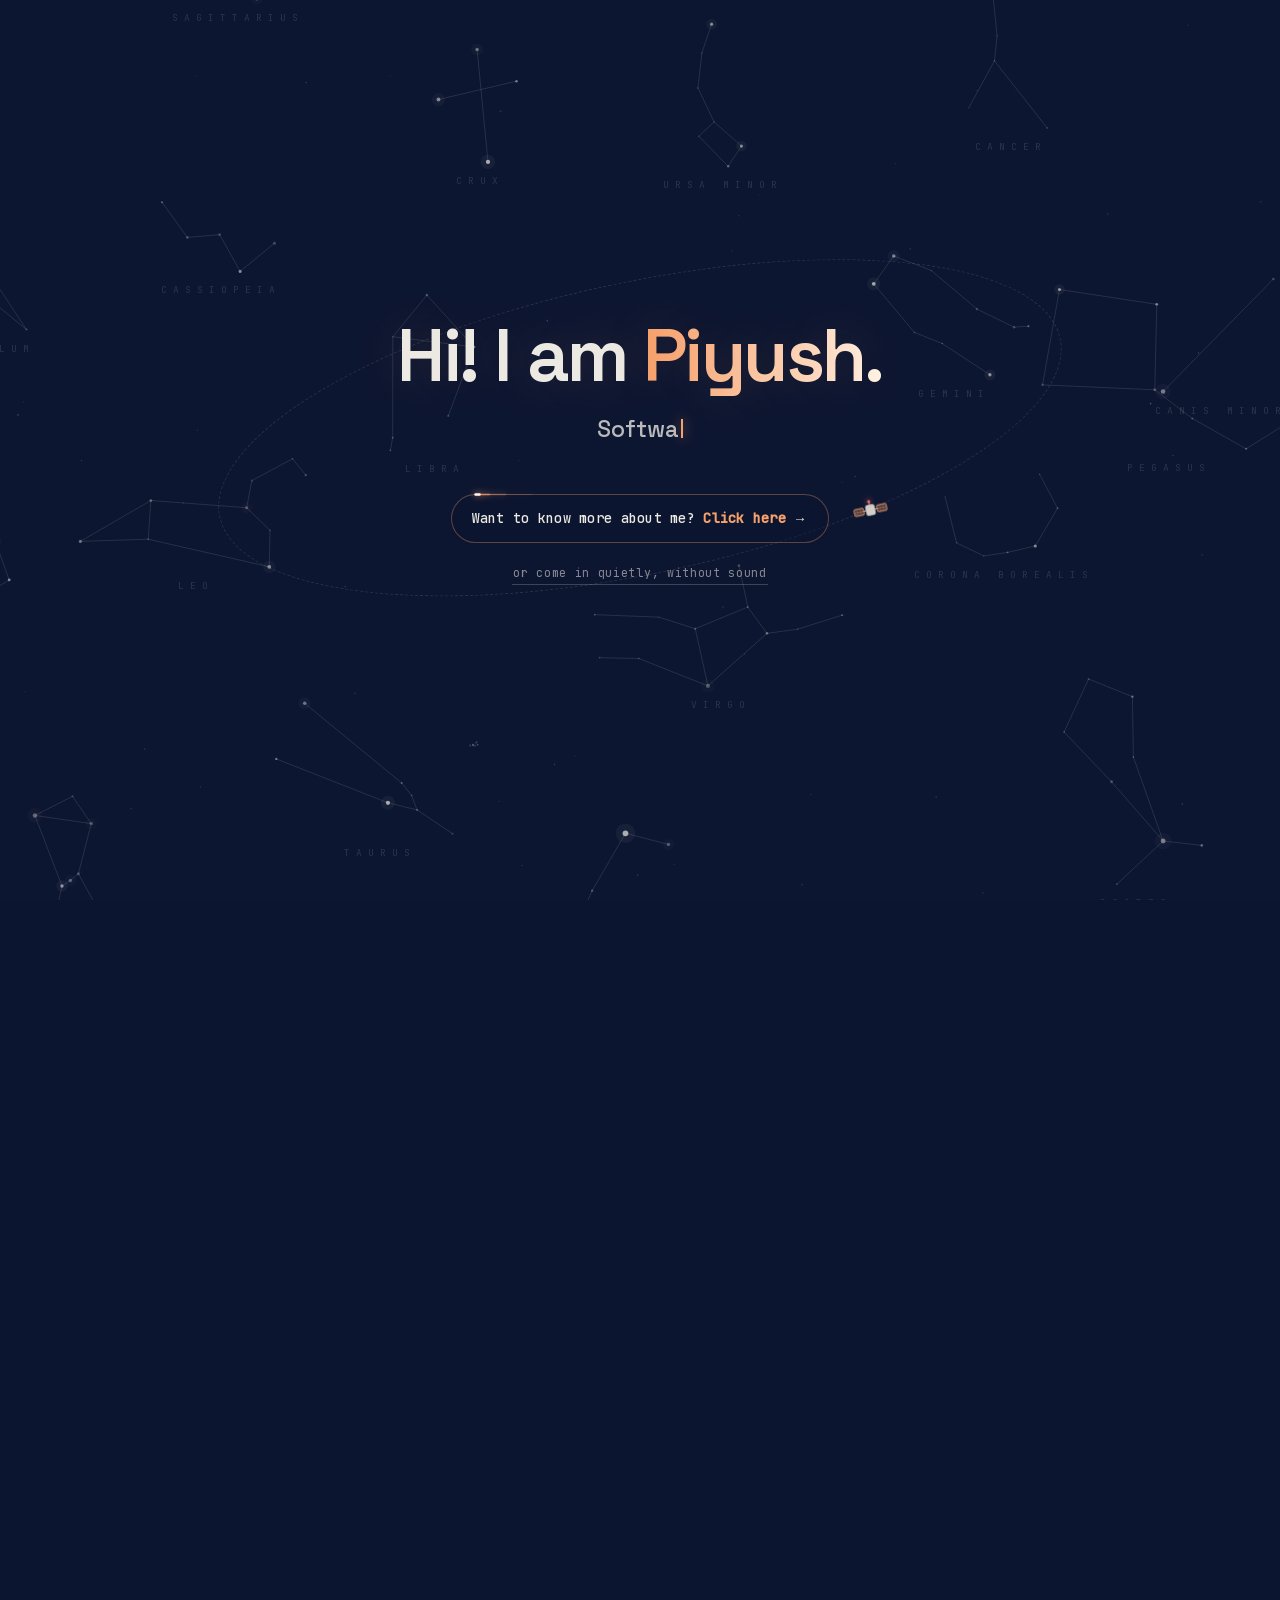
<file: index.html>
<!doctype html>
<html lang="en">
<head>
  <meta charset="utf-8">
  <!-- the security policy and the other protective headers come from the host: see _headers -->
  <meta name="viewport" content="width=device-width, initial-scale=1">
  <title>Piyush Kasle</title>
  <meta name="description" content="Piyush Kasle, software engineer for backend and full stack work with a lean toward ML infrastructure: model serving, deployment and monitoring. MS Software Engineering, Florida Tech. Available to start immediately.">
  <meta name="color-scheme" content="dark">
  <meta name="theme-color" content="#0c1530">
  <link rel="icon" href="assets/icons/favicon.svg" type="image/svg+xml">
  <link rel="icon" href="assets/icons/favicon-32.png" type="image/png" sizes="32x32">
  <link rel="apple-touch-icon" href="assets/icons/apple-touch-icon.png">
  <link rel="preload" href="assets/fonts/space-grotesk-latin.woff2" as="font" type="font/woff2" crossorigin>
  <link rel="stylesheet" href="assets/css/site.css">
  <link rel="preload" href="data/sky.json" as="fetch" crossorigin>
  <script src="assets/js/intro-gate.js"></script>
  <script type="module" src="assets/js/main.js"></script>
</head>
<body>

<svg class="sprite" aria-hidden="true" focusable="false">
  <symbol id="star" viewBox="0 0 24 24">
    <path fill="currentColor" d="M12 0C12.9 7.6 16.4 11.1 24 12C16.4 12.9 12.9 16.4 12 24C11.1 16.4 7.6 12.9 0 12C7.6 11.1 11.1 7.6 12 0Z"/>
  </symbol>
  <symbol id="heart" viewBox="0 0 24 24"><path fill="currentColor" d="M12 21.2C11.6 21 3.6 16.3 2 10.9 1 7.4 3.2 3.8 6.8 3.8c2.1 0 3.8 1.1 5.2 3 1.4-1.9 3.1-3 5.2-3 3.6 0 5.8 3.6 4.8 7.1C20.4 16.3 12.4 21 12 21.2Z"/></symbol>
  <!-- official brand marks (GitHub mark, LinkedIn "in" bug), single colour as their guidelines allow -->
  <symbol id="icon-github" viewBox="0 0 24 24">
    <path fill="currentColor" d="M12 .297c-6.63 0-12 5.373-12 12 0 5.303 3.438 9.8 8.205 11.385.6.113.82-.258.82-.577 0-.285-.01-1.04-.015-2.04-3.338.724-4.042-1.61-4.042-1.61C4.422 18.07 3.633 17.7 3.633 17.7c-1.087-.744.084-.729.084-.729 1.205.084 1.838 1.236 1.838 1.236 1.07 1.835 2.809 1.305 3.495.998.108-.776.417-1.305.76-1.605-2.665-.3-5.466-1.332-5.466-5.93 0-1.31.465-2.38 1.235-3.22-.135-.303-.54-1.523.105-3.176 0 0 1.005-.322 3.3 1.23.96-.267 1.98-.399 3-.405 1.02.006 2.04.138 3 .405 2.28-1.552 3.285-1.23 3.285-1.23.645 1.653.24 2.873.12 3.176.765.84 1.23 1.91 1.23 3.22 0 4.61-2.805 5.625-5.475 5.92.42.36.81 1.096.81 2.22 0 1.606-.015 2.896-.015 3.286 0 .315.21.69.825.57C20.565 22.092 24 17.592 24 12.297c0-6.627-5.373-12-12-12"/>
  </symbol>
  <symbol id="icon-linkedin" viewBox="0 0 24 24">
    <path fill="currentColor" d="M20.447 20.452h-3.554v-5.569c0-1.328-.027-3.037-1.852-3.037-1.853 0-2.136 1.445-2.136 2.939v5.667H9.351V9h3.414v1.561h.046c.477-.9 1.637-1.85 3.37-1.85 3.601 0 4.267 2.37 4.267 5.455v6.286zM5.337 7.433c-1.144 0-2.063-.926-2.063-2.065 0-1.138.92-2.063 2.063-2.063 1.14 0 2.064.925 2.064 2.063 0 1.139-.925 2.065-2.064 2.065zm1.782 13.019H3.555V9h3.564v11.452zM22.225 0H1.771C.792 0 0 .774 0 1.729v20.542C0 23.227.792 24 1.771 24h20.451C23.2 24 24 23.227 24 22.271V1.729C24 .774 23.2 0 22.222 0h.003z"/>
  </symbol>
  <!-- our own contact icons (resume, email): line work with small four-point stars as the nodes -->
  <symbol id="icon-resume" viewBox="0 0 24 24"><!-- a PDF page with a folded corner -->
    <g fill="none" stroke="currentColor" stroke-width="1.6" stroke-linecap="round" stroke-linejoin="round">
      <path d="M5.5 2.5h9l4.5 4.5v14.5h-13.5z"/><path d="M14.5 2.5V7h4.5"/>
    </g>
    <text x="12.25" y="17.4" text-anchor="middle" font-family="ui-monospace,Menlo,monospace" font-size="5.4" font-weight="700" letter-spacing="0.2" fill="currentColor">PDF</text>
    <path fill="currentColor" d="M9.2 5.2Q9.2 7.4 11.4 7.4Q9.2 7.4 9.2 9.6Q9.2 7.4 7 7.4Q9.2 7.4 9.2 5.2Z"/>
  </symbol>
  <symbol id="icon-email" viewBox="0 0 24 24"><!-- an envelope sealed with a star -->
    <g fill="none" stroke="currentColor" stroke-width="1.6" stroke-linecap="round" stroke-linejoin="round">
      <rect x="2.8" y="5.2" width="18.4" height="13.6" rx="2.2"/><path d="M3.4 6.2l6.4 5.2M20.6 6.2l-6.4 5.2"/>
    </g>
    <path fill="currentColor" d="M12 9Q12 12.6 15.6 12.6Q12 12.6 12 16.2Q12 12.6 8.4 12.6Q12 12.6 12 9Z"/>
  </symbol>
</svg>

<canvas class="sky" data-sky aria-hidden="true"></canvas>
<div class="grain" aria-hidden="true"></div>

<!-- the Enter screen (assets/js/enter-gate.js): the visitor's click starts the warp, with sound if they like.
     Shown only while <html> has data-pk-gate, which assets/js/intro-gate.js sets before the first paint. -->
<div class="gate" data-gate role="dialog" aria-modal="true" aria-labelledby="gate-hello">
  <div class="gate__inner">
    <!-- a satellite circling the greeting on a tilted orbit; enter-gate.js moves it, passing behind the text on the far side -->
    <div class="gate__ring" aria-hidden="true"></div>
    <svg class="gate__sat" viewBox="0 0 40 24" aria-hidden="true">
      <path class="gate__sat-arm" d="M12 12H15M25 12H28M20 6V2"/>
      <rect class="gate__sat-panel" x="1" y="8" width="11" height="8" rx="1"/>
      <rect class="gate__sat-panel" x="28" y="8" width="11" height="8" rx="1"/>
      <path class="gate__sat-grid" d="M4.7 8V16M8.3 8V16M31.7 8V16M35.3 8V16M1 12H12M28 12H39"/>
      <rect class="gate__sat-body" x="15" y="6" width="10" height="12" rx="2"/>
      <circle class="gate__sat-light" cx="20" cy="2" r="1.8"/>
    </svg>
    <h2 class="gate__hello" id="gate-hello">
      <span class="sr-only">Hi! I am Piyush.</span><span class="gate__typed" aria-hidden="true" data-type-plain="Hi! I am " data-type-accent="Piyush."></span><span class="gate__caret" aria-hidden="true"></span>
    </h2>
    <p class="gate__lines">
      <span class="sr-only">Software Development Engineer. I build backends, keep ML models running, and write down the tradeoff.</span>
      <span class="gate__line" aria-hidden="true" data-lines="Software Development Engineer.|I build backends.|I keep ML models running.|I write down the tradeoff."></span><span class="gate__caret gate__caret--line" aria-hidden="true"></span>
    </p>
    <div class="gate__actions">
      <button class="btn-comet gate__enter" type="button" data-enter="sound" data-comet>
        <span>Want to know more about me? <strong>Click here</strong></span>
        <span class="btn-comet__arrow" aria-hidden="true">→</span>
      </button>
      <button class="gate__quiet" type="button" data-enter="quiet">or come in quietly, without sound</button>
    </div>
  </div>
</div>

<!-- quick links; keep in step with #contact. The resume opens in the browser's PDF viewer in a new tab. -->
<nav class="dock" aria-label="Quick links">
  <a class="pill-link pill-link--primary" href="assets/resume/resume.pdf" target="_blank" rel="noopener"><svg aria-hidden="true"><use href="#icon-resume"/></svg><span class="dock__label">Resume ↗</span></a>
  <a class="pill-link" href="mailto:kaslepiyush07@gmail.com" data-email><svg aria-hidden="true"><use href="#icon-email"/></svg><span class="dock__label">Email</span></a>
  <a class="pill-link" href="https://github.com/HumbleFool02" target="_blank" rel="noopener"><svg class="brand-mark" aria-hidden="true"><use href="#icon-github"/></svg><span class="dock__label">GitHub</span></a>
  <a class="pill-link" href="https://www.linkedin.com/in/piyush-kasle-504067292/" target="_blank" rel="noopener"><svg class="brand-mark" aria-hidden="true"><use href="#icon-linkedin"/></svg><span class="dock__label">LinkedIn</span></a>
</nav>

<div class="sky-hint" data-sky-hint aria-hidden="true">
  <span class="tw"><svg width="9" height="9"><use href="#star"/></svg></span>Hold anywhere to bend the sky
</div>

<header class="site-header">
  <div class="site-header__inner">
    <a class="brand" href="#hero" aria-label="Piyush Kasle, back to top">PK<span class="tw"><svg width="10" height="10" aria-hidden="true"><use href="#star"/></svg></span></a>
    <nav class="site-nav" aria-label="Sections">
      <a href="#about"><svg width="8" height="8" aria-hidden="true"><use href="#star"/></svg>About</a>
      <a href="#stack"><svg width="8" height="8" aria-hidden="true"><use href="#star"/></svg>Stack</a>
      <a href="#projects"><svg width="8" height="8" aria-hidden="true"><use href="#star"/></svg>Projects</a>
      <a href="#experience"><svg width="8" height="8" aria-hidden="true"><use href="#star"/></svg>Experience</a>
      <a href="#contact"><svg width="8" height="8" aria-hidden="true"><use href="#star"/></svg>Contact</a>
    </nav>
  </div>
</header>

<main class="page">

  <section id="hero" class="hero" aria-label="Introduction">
    <a class="avail" href="#contact">
      <span class="avail__star"><span class="avail__ring"></span><svg width="12" height="12" aria-hidden="true"><use href="#star"/></svg></span>
      <span class="avail__status">Open to work</span>
      <span class="avail__more">
        <span class="avail__sep"></span>
        <span>Backend · Full stack · ML infrastructure</span>
        <span class="avail__sep"></span>
        <span>Available to start immediately</span>
      </span>
    </a>
    <div class="hero__coords">
      <span class="tw"><svg width="11" height="11" aria-hidden="true"><use href="#star"/></svg></span>
      <span>47.6062° N, 122.3321° W · Seattle, Washington</span>
      <span class="hero__dot" aria-hidden="true">·</span>
      <span class="hero__lst" data-lst title="Your local sidereal time, worked out from your time zone: the right ascension crossing the meridian overhead where you are, right now"></span>
    </div>
    <h1 class="hero__name">Piyush<br>Kasle</h1>
    <p class="hero__role">Software Development Engineer</p>
    <!-- sun by day, moon by night: drawn on the canvas by assets/js/sunmoon.js -->
    <div class="pk-orb-wrap" aria-hidden="true">
      <div class="pk-orb-inner">
        <canvas></canvas>
        <div class="pk-orb-cap"></div>
      </div>
    </div>
  </section>

  <section id="about" class="section">
    <div class="section__grid">
      <h2 class="section__label"><span class="tw"><svg width="9" height="9" aria-hidden="true"><use href="#star"/></svg></span>01 / About</h2>
      <div class="about">
        <p class="headline">The work around the model that <span class="shimmer">keeps it running.</span></p>
        <p class="about__body">I'm a software engineer with a Master's in Software Engineering from Florida Tech and a year of backend experience at Acaira Technologies. I build APIs, databases and the infrastructure that keeps ML models running, and I care about tests, observability and clear tradeoffs.</p>
        <p class="about__note">Available to start immediately.</p>
      </div>
    </div>
  </section>

  <section id="stack" class="section">
    <div class="section__grid">
      <h2 class="section__label"><span class="tw"><svg width="9" height="9" aria-hidden="true"><use href="#star"/></svg></span>02 / Stack</h2>
      <div>
        <p class="headline">From the API down to <span class="shimmer">the server it runs on.</span></p>
        <div class="stack">
          <div class="stack__row">
            <h3 class="stack__label">Languages</h3>
            <ul class="chips">
              <li class="chip"><img src="assets/icons/brands/python.svg" alt="" width="16" height="16" loading="lazy">Python</li>
              <li class="chip"><img src="assets/icons/brands/openjdk.svg" alt="" width="16" height="16" loading="lazy">Java</li>
              <li class="chip"><img src="assets/icons/brands/javascript.svg" alt="" width="16" height="16" loading="lazy">JavaScript</li>
              <li class="chip"><img src="assets/icons/sql.svg" alt="" width="16" height="16">SQL</li>
            </ul>
          </div>
          <div class="stack__row">
            <h3 class="stack__label">Backend &amp; web</h3>
            <ul class="chips">
              <li class="chip"><img src="assets/icons/brands/fastapi.svg" alt="" width="16" height="16" loading="lazy">FastAPI</li>
              <li class="chip"><img src="assets/icons/brands/flask.svg" alt="" width="16" height="16" loading="lazy">Flask</li>
              <li class="chip"><img src="assets/icons/brands/express.svg" alt="" width="16" height="16" loading="lazy">Express.js</li>
              <li class="chip"><img src="assets/icons/brands/nodedotjs.svg" alt="" width="16" height="16" loading="lazy">Node.js</li>
              <li class="chip"><img src="assets/icons/brands/react.svg" alt="" width="16" height="16" loading="lazy">React</li>
            </ul>
          </div>
          <div class="stack__row">
            <h3 class="stack__label">Databases &amp; caching</h3>
            <ul class="chips">
              <li class="chip"><img src="assets/icons/brands/postgresql.svg" alt="" width="16" height="16" loading="lazy">PostgreSQL</li>
              <li class="chip"><img src="assets/icons/brands/mysql.svg" alt="" width="16" height="16" loading="lazy">MySQL</li>
              <li class="chip"><img src="assets/icons/brands/redis.svg" alt="" width="16" height="16" loading="lazy">Redis</li>
            </ul>
          </div>
          <div class="stack__row">
            <h3 class="stack__label">ML &amp; computer vision</h3>
            <ul class="chips">
              <li class="chip"><img src="assets/icons/brands/pytorch.svg" alt="" width="16" height="16" loading="lazy">PyTorch</li>
              <li class="chip"><img src="assets/icons/brands/huggingface.svg" alt="" width="16" height="16" loading="lazy">Hugging Face</li>
              <li class="chip"><img src="assets/icons/brands/scikitlearn.svg" alt="" width="16" height="16" loading="lazy">scikit-learn</li>
              <li class="chip"><img src="assets/icons/lightgbm.svg" alt="" width="16" height="16">LightGBM</li>
              <li class="chip"><img src="assets/icons/brands/pandas.svg" alt="" width="16" height="16" loading="lazy">pandas</li>
              <li class="chip"><img src="assets/icons/brands/opencv.svg" alt="" width="16" height="16" loading="lazy">OpenCV</li>
              <li class="chip"><img src="assets/icons/brands/ultralytics.svg" alt="" width="16" height="16" loading="lazy">YOLOv8</li>
            </ul>
          </div>
          <div class="stack__row">
            <h3 class="stack__label">Cloud &amp; DevOps</h3>
            <ul class="chips">
              <li class="chip"><img src="assets/icons/aws.svg" alt="" width="16" height="16">AWS EC2</li>
              <li class="chip"><img src="assets/icons/aws.svg" alt="" width="16" height="16">AWS S3</li>
              <li class="chip"><img src="assets/icons/brands/docker.svg" alt="" width="16" height="16" loading="lazy">Docker</li>
              <li class="chip"><img src="assets/icons/brands/githubactions.svg" alt="" width="16" height="16" loading="lazy">GitHub Actions</li>
              <li class="chip"><img src="assets/icons/brands/linux.svg" alt="" width="16" height="16" loading="lazy">Linux</li>
            </ul>
          </div>
          <div class="stack__row">
            <h3 class="stack__label">APIs &amp; integrations</h3>
            <ul class="chips">
              <li class="chip"><img src="assets/icons/brands/googlemeet.svg" alt="" width="16" height="16" loading="lazy">Google Meet API</li>
              <li class="chip"><img src="assets/icons/brands/mailgun.svg" alt="" width="16" height="16" loading="lazy">Mailgun</li>
              <li class="chip"><img src="assets/icons/brands/razorpay.svg" alt="" width="16" height="16" loading="lazy">Razorpay</li>
              <li class="chip"><img src="assets/icons/brands/jsonwebtokens.svg" alt="" width="16" height="16" loading="lazy">JWT</li>
            </ul>
          </div>
          <div class="stack__row">
            <h3 class="stack__label">Testing &amp; tools</h3>
            <ul class="chips">
              <li class="chip"><img src="assets/icons/brands/pytest.svg" alt="" width="16" height="16" loading="lazy">pytest</li>
              <li class="chip"><img src="assets/icons/brands/postman.svg" alt="" width="16" height="16" loading="lazy">Postman</li>
              <li class="chip"><img src="assets/icons/brands/git.svg" alt="" width="16" height="16" loading="lazy">Git</li>
              <li class="chip"><img src="assets/icons/brands/streamlit.svg" alt="" width="16" height="16" loading="lazy">Streamlit</li>
              <li class="chip"><img src="assets/icons/brands/plotly.svg" alt="" width="16" height="16" loading="lazy">Plotly</li>
            </ul>
          </div>
          <div class="stack__row">
            <h3 class="stack__label">AI &amp; agents</h3>
            <ul class="chips">
              <li class="chip"><img src="assets/icons/ai.svg" alt="" width="16" height="16">AI agents</li>
              <li class="chip"><img src="assets/icons/brands/claudecode.svg" alt="" width="16" height="16" loading="lazy">Claude Code</li>
              <li class="chip"><img src="assets/icons/brands/claude.svg" alt="" width="16" height="16" loading="lazy">Claude AI</li>
              <li class="chip"><img src="assets/icons/brands/githubcopilot.svg" alt="" width="16" height="16" loading="lazy">GitHub Copilot</li>
            </ul>
          </div>
          <div class="stack__row">
            <h3 class="stack__label">Embedded</h3>
            <ul class="chips">
              <li class="chip"><img src="assets/icons/brands/cplusplus.svg" alt="" width="16" height="16" loading="lazy">C/C++</li>
              <li class="chip"><img src="assets/icons/brands/arduino.svg" alt="" width="16" height="16" loading="lazy">Arduino</li>
              <li class="chip"><img src="assets/icons/brands/stmicroelectronics.svg" alt="" width="16" height="16" loading="lazy">STM32</li>
            </ul>
          </div>
        </div>
      </div>
    </div>
  </section>

  <section id="projects" class="section section--projects">
    <!-- on wider screens the deck pins while you scroll and the cards ride in one by one (assets/js/project-deck.js) -->
    <div class="pdeck" data-deck>
      <div class="pdeck__stage">
        <div class="section__grid">
          <h2 class="section__label"><span class="tw"><svg width="9" height="9" aria-hidden="true"><use href="#star"/></svg></span>03 / Projects</h2>
          <p class="headline">Built end to end, <span class="shimmer">tradeoffs written down.</span></p>
        </div>
        <!-- Each card opens its project's full write-up in a dialog below (assets/js/project-cards.js);
           a link to #p-<name> opens that project directly. Covers are drawn in SVG; robocon gets a photo when there is one.
           Every write-up uses the same skeleton: head, lede, tags, then optional detail blocks.
           Anything in <span class="todo"> still needs real content. -->
        <ul class="pcards">
          <li>
            <button class="pcard" type="button" data-opens="p-mental-health-mlops" aria-haspopup="dialog">
              <span class="pcard__top"><span><span class="pcard__num">P1</span> · MLOps</span><span class="pcard__go" aria-hidden="true">↗</span></span>
              <svg class="pcard__art" viewBox="0 0 400 220" preserveAspectRatio="xMidYMid meet" aria-hidden="true">
                <path class="a-grid" d="M20 30H380M20 80H380M20 130H380M20 180H380"/>
                <path class="a-dash" d="M20 70H380"/>
                <text class="a-label" x="22" y="62">8% alarm line</text>
                <path class="a-ink" d="M20 158C60 152 84 164 120 156S180 150 220 158S300 152 380 156"/>
                <path class="a-acc" d="M20 170C60 166 92 176 132 168S192 166 222 162C250 156 270 140 294 112S338 64 380 46"/>
                <path class="a-dash" d="M318 20V200"/>
                <use class="a-star" href="#star" x="309" y="61" width="18" height="18"/>
                <text class="a-label" x="22" y="206">drift signal · model error</text>
              </svg>
              <span class="pcard__line">A drift monitor that stayed green while the model was wrong, and how I fixed it.</span>
              <span class="pcard__foot"><span class="pcard__title">mental-health-mlops</span><span>81.9% F1 · 98 ms</span></span>
            </button>
          </li>
          <li>
            <button class="pcard" type="button" data-opens="p-security-shift-manager" aria-haspopup="dialog">
              <span class="pcard__top"><span><span class="pcard__num">P2</span> · Full stack</span><span class="pcard__go" aria-hidden="true">↗</span></span>
              <svg class="pcard__art" viewBox="0 0 400 220" preserveAspectRatio="xMidYMid meet" aria-hidden="true">
                <g class="a-label" text-anchor="middle"><text x="74" y="22">M</text><text x="116" y="22">T</text><text x="158" y="22">W</text><text x="200" y="22">T</text><text x="242" y="22">F</text><text x="284" y="22">S</text><text x="326" y="22">S</text></g>
                <g class="a-fill">
                  <rect x="57" y="32" width="34" height="34" rx="6"/><rect x="141" y="32" width="34" height="34" rx="6" opacity=".55"/><rect x="225" y="32" width="34" height="34" rx="6"/><rect x="309" y="32" width="34" height="34" rx="6" opacity=".55"/>
                  <rect x="99" y="74" width="34" height="34" rx="6" opacity=".55"/><rect x="183" y="74" width="34" height="34" rx="6"/><rect x="309" y="74" width="34" height="34" rx="6"/>
                  <rect x="57" y="116" width="34" height="34" rx="6" opacity=".55"/><rect x="141" y="116" width="34" height="34" rx="6"/><rect x="225" y="116" width="34" height="34" rx="6" opacity=".55"/>
                </g>
                <g class="a-soft">
                  <rect x="99" y="32" width="34" height="34" rx="6"/><rect x="183" y="32" width="34" height="34" rx="6"/><rect x="267" y="32" width="34" height="34" rx="6"/>
                  <rect x="57" y="74" width="34" height="34" rx="6"/><rect x="141" y="74" width="34" height="34" rx="6"/><rect x="225" y="74" width="34" height="34" rx="6"/>
                  <rect x="99" y="116" width="34" height="34" rx="6"/><rect x="183" y="116" width="34" height="34" rx="6"/><rect x="309" y="116" width="34" height="34" rx="6"/>
                </g>
                <rect class="a-dash a-flag" x="267" y="74" width="34" height="34" rx="6"/>
                <rect class="a-dash a-flag" x="267" y="116" width="34" height="34" rx="6"/>
                <path class="a-ink" d="M84 196H316"/>
                <g class="a-acc"><path d="M100 196V174M140 196V174M180 196V174M220 196V174M260 196V174M300 196V174"/></g>
                <text class="a-label" x="22" y="214">duties this month, kept even</text>
              </svg>
              <span class="pcard__line">Fair rosters for a campus security team, with double booking ruled out by the database.</span>
              <span class="pcard__foot"><span class="pcard__title">security-shift-manager</span><span>8 posts · 3 shifts</span></span>
            </button>
          </li>
          <li>
            <button class="pcard" type="button" data-opens="p-smart-parking-system" aria-haspopup="dialog">
              <span class="pcard__top"><span><span class="pcard__num">P3</span> · Computer vision</span><span class="pcard__go" aria-hidden="true">↗</span></span>
              <svg class="pcard__art" viewBox="0 0 400 220" preserveAspectRatio="xMidYMid meet" aria-hidden="true">
                <path class="a-ink" d="M44 20H356M44 200H356M44 20V96M96 20V96M148 20V96M200 20V96M252 20V96M304 20V96M356 20V96M44 124V200M96 124V200M148 124V200M200 124V200M252 124V200M304 124V200M356 124V200"/>
                <path class="a-dash" d="M44 110H356"/>
                <g class="a-soft"><rect x="53" y="28" width="34" height="60" rx="8"/><rect x="157" y="28" width="34" height="60" rx="8"/><rect x="209" y="28" width="34" height="60" rx="8"/><rect x="313" y="28" width="34" height="60" rx="8"/><rect x="105" y="132" width="34" height="60" rx="8"/><rect x="157" y="132" width="34" height="60" rx="8"/><rect x="313" y="132" width="34" height="60" rx="8"/></g>
                <g class="a-acc"><path d="M102 28h8M102 28v8M142 28h-8M142 28v8M102 88h8M102 88v-8M142 88h-8M142 88v-8"/><path d="M258 28h8M258 28v8M298 28h-8M298 28v8M258 88h8M258 88v-8M298 88h-8M298 88v-8"/><path d="M50 132h8M50 132v8M90 132h-8M90 132v8M50 192h8M50 192v-8M90 192h-8M90 192v-8"/></g>
                <g class="a-ink"><circle cx="268" cy="172" r="7"/><circle cx="288" cy="172" r="7"/><path d="M268 172L276 158L288 172M276 158H284"/></g>
                <rect class="a-dash a-flag" x="256" y="130" width="44" height="64" rx="4"/>
                <text class="a-label" x="22" y="216">free slots found live · bike in a car space flagged</text>
              </svg>
              <span class="pcard__line">Live campus cameras that know which parking slots are free.</span>
              <span class="pcard__foot"><span class="pcard__title">smart-parking-system</span><span>98% detection · 100 users</span></span>
            </button>
          </li>
          <li>
            <button class="pcard" type="button" data-opens="p-robocon" aria-haspopup="dialog">
              <span class="pcard__top"><span><span class="pcard__num">P4</span> · Robotics competition</span><span class="pcard__go" aria-hidden="true">↗</span></span>
              <svg class="pcard__art" viewBox="0 0 400 220" preserveAspectRatio="xMidYMid meet" aria-hidden="true">
                <path class="a-ink" d="M20 196H380"/>
                <path class="a-ink a-pole" d="M322 56V196"/>
                <g class="a-ink"><ellipse cx="322" cy="188" rx="16" ry="4"/><ellipse cx="322" cy="180" rx="16" ry="4"/></g>
                <path class="a-dash" d="M118 150Q226 -22 318 64"/>
                <ellipse class="a-acc" cx="236" cy="38" rx="15" ry="5" transform="rotate(14 236 38)"/>
                <rect class="a-soft" x="56" y="150" width="70" height="38" rx="6"/>
                <g class="a-acc"><rect x="50" y="148" width="12" height="16" rx="2"/><rect x="120" y="148" width="12" height="16" rx="2"/><rect x="50" y="174" width="12" height="16" rx="2"/><rect x="120" y="174" width="12" height="16" rx="2"/></g>
                <path class="a-ink" d="M52 152l8 8M52 160l8-8M122 152l8 8M122 160l8-8M52 178l8 8M52 186l8-8M122 178l8 8M122 186l8-8"/>
                <use class="a-star" href="#star" x="226" y="2" width="14" height="14"/>
                <text class="a-label" x="22" y="216">ring throw to a pole about 10.5 m away</text>
              </svg>
              <span class="pcard__line">Two seasons of competition robots, from drive code to driving in matches.</span>
              <span class="pcard__foot"><span class="pcard__title">robocon</span><span>AIR 21 · AIR 23</span></span>
            </button>
          </li>
        </ul>
      </div>
    </div>

        <div class="project-dialogs">

          <dialog class="pdialog" id="dialog-p-mental-health-mlops" aria-labelledby="p-mental-health-mlops-title">
            <button class="pdialog__close" type="button" aria-label="Close" data-close>×</button>
            <div class="pdialog__panel">
          <article class="project" id="p-mental-health-mlops">
            <header class="project__head">
              <span class="project__num">P1</span>
              <h3 class="project__title" id="p-mental-health-mlops-title">mental-health-mlops</h3>
              <ul class="project__links">
                <li><a class="link" href="https://github.com/HumbleFool02/mental-health-mlops" target="_blank" rel="noopener">code ↗</a></li>
              </ul>
              <p class="project__meta"><span class="badge">Case study</span><span>Fall 2025</span><span>Master's capstone</span></p>
            </header>
            <p class="project__lede">The ML side of a university health center's student check in app, built in my advisor's lab as my Master's capstone while the app was live with students. A fine tuned DistilBERT model sorts each message into one of six categories and is served by FastAPI on AWS EC2. Every message, prediction and confidence score is logged to PostgreSQL, a three tier drift monitor watches the inputs, and GitHub Actions tests, builds and deploys it.</p>
            <ul class="tags">
              <li class="tag">DistilBERT</li>
              <li class="tag">FastAPI</li>
              <li class="tag">PostgreSQL</li>
              <li class="tag">Docker</li>
              <li class="tag">AWS EC2 + S3</li>
              <li class="tag">GitHub Actions</li>
              <li class="tag">Streamlit</li>
            </ul>

            <dl class="metrics">
              <div class="metric"><dt>F1 across 6 categories</dt><dd>81.9%</dd></div>
              <div class="metric"><dt>recall, highest risk class</dt><dd>74.1%</dd></div>
              <div class="metric"><dt>inference latency</dt><dd>98 ms</dd></div>
              <div class="metric"><dt>hosting, AWS Free Tier</dt><dd>$0/mo</dd></div>
            </dl>

            <div class="decisions">
              <h4 class="eyebrow">Decision log</h4>
              <details class="decision" open>
                <summary>
                  <span class="decision__title"><span class="decision__num">D1</span>DistilBERT, after the simple baselines</span>
                  <span class="decision__sign" aria-hidden="true"></span>
                </summary>
                <div class="decision__body">
                  <p>I benchmarked Logistic Regression, Random Forest, LightGBM and LightGBM with SMOTE before reaching for a transformer. SMOTE resampling didn't help and class weighting worked better, but the simple models still weren't enough. Among transformers I picked DistilBERT for deployability: about 40% smaller and 60% faster than BERT while keeping about 97% of its performance.</p>
                  <div class="decision__tags">
                    <span class="pill pill--accent">chose · DistilBERT</span>
                    <span class="pill pill--outline">over · BERT and classic baselines</span>
                  </div>
                </div>
              </details>
              <details class="decision">
                <summary>
                  <span class="decision__title"><span class="decision__num">D2</span>t3.small, not a micro instance</span>
                  <span class="decision__sign" aria-hidden="true"></span>
                </summary>
                <div class="decision__body">
                  <p>The model, the FastAPI service and the Streamlit dashboard need about 2 GB of RAM together, more than a micro instance has. t3.small is the smallest that fits, and the deployment still costs $0 a month on the AWS Free Tier. The model lives in S3 and is pulled in at Docker build time instead of sitting in git.</p>
                  <div class="decision__tags">
                    <span class="pill pill--accent">chose · t3.small</span>
                    <span class="pill pill--outline">over · t2.micro class</span>
                  </div>
                </div>
              </details>
              <details class="decision">
                <summary>
                  <span class="decision__title"><span class="decision__num">D3</span>A bigger labeled batch before retraining</span>
                  <span class="decision__sign" aria-hidden="true"></span>
                </summary>
                <div class="decision__body">
                  <p>After the counselor's corrections, retraining on a dozen examples would have been quick and mostly noise. I asked her to label a larger batch from the app's logs instead, to use both for retraining and for testing the new drift signals.</p>
                  <div class="decision__tags">
                    <span class="pill pill--accent">chose · larger labeled batch</span>
                    <span class="pill pill--outline">over · retraining on 12 corrections</span>
                  </div>
                </div>
              </details>
            </div>

            <aside class="callout">
              <span class="callout__label">What the monitor missed</span>
              <p>For three weeks the monitor stayed green while the model read some struggling students' messages as normal. The lead counselor caught it: 12 confident errors in 40 excerpts. The cause was rising slang, which none of my checks read; swapping only the slang fixed 9 of the 12. I added two language aware signals at the same 8% false alarm rate, a simulator test that fails if injected slang goes undetected, and a counselor review every two weeks. Replayed, the upgraded monitor would have alerted nine days earlier.</p>
            </aside>
          </article>
            </div>
          </dialog>

          <dialog class="pdialog" id="dialog-p-security-shift-manager" aria-labelledby="p-security-shift-manager-title">
            <button class="pdialog__close" type="button" aria-label="Close" data-close>×</button>
            <div class="pdialog__panel">
          <article class="project" id="p-security-shift-manager">
            <header class="project__head">
              <span class="project__num">P2</span>
              <h3 class="project__title" id="p-security-shift-manager-title">security-shift-manager</h3>
              <ul class="project__links">
                <li><a class="link" href="https://github.com/HumbleFool02/security-shift-manager" target="_blank" rel="noopener">code ↗</a></li>
              </ul>
              <p class="project__meta"><span>Fall 2024</span><span>Solo project</span><span>rebuilt from coursework</span></p>
            </header>
            <p class="project__lede">A three role Flask web app for scheduling and running a campus security team. Managers build and publish weekly rosters across 8 patrol locations and 3 shifts, guards see their duties and request leave or overtime, and an admin sets the pay rules behind payroll.</p>
            <ul class="tags">
              <li class="tag">Flask</li>
              <li class="tag">SQLAlchemy</li>
              <li class="tag">MySQL</li>
              <li class="tag">PyJWT</li>
              <li class="tag">Jinja2</li>
              <li class="tag">Bootstrap</li>
            </ul>
            <ul class="highlights">
              <li><strong>Fair rosters by design.</strong> Each slot goes to the guard with the fewest duties this month, approved leave is respected, nobody gets two duties in a day, and a slot that can't be filled is recorded as uncovered instead of quietly producing an invalid roster.</li>
              <li><strong>Leave cancellation with an authority boundary.</strong> A pending request cancels at once; an approved one goes back to the manager for a second decision, tracked as its own flag so the leave still reads Approved until it's settled.</li>
              <li><strong>Double booking ruled out by the database.</strong> A composite unique key on duty, date and shift, with any clash shown as a clear message instead of a server error.</li>
              <li><strong>Payroll from the month's duties.</strong> Regular, night and overtime pay plus bonus, minus leave fines, regenerated in place rather than duplicated and released only after the month ends.</li>
            </ul>
          </article>
            </div>
          </dialog>

          <dialog class="pdialog" id="dialog-p-smart-parking-system" aria-labelledby="p-smart-parking-system-title">
            <button class="pdialog__close" type="button" aria-label="Close" data-close>×</button>
            <div class="pdialog__panel">
          <article class="project" id="p-smart-parking-system">
            <header class="project__head">
              <span class="project__num">P3</span>
              <h3 class="project__title" id="p-smart-parking-system-title">smart-parking-system</h3>
              <ul class="project__links">
                <li><a class="link" href="https://github.com/HumbleFool02/Parking-Management-Sytem" target="_blank" rel="noopener">code ↗</a></li>
              </ul>
              <p class="project__meta"><span>Jun 2023 to May 2024</span><span>Final year project</span><span>team of 2</span></p>
            </header>
            <p class="project__lede">My undergraduate final year project, built with one teammate; I led the backend and the computer vision. A YOLOv8 and OpenCV service watches the live campus surveillance feed and tracks which slots are free in real time, even flagging a motorbike or bicycle parked in a car space. A separate Flask API runs accounts, vehicles and bookings by vehicle type, with JWT auth and Razorpay payments.</p>
            <ul class="tags">
              <li class="tag">YOLOv8</li>
              <li class="tag">OpenCV</li>
              <li class="tag">Flask</li>
              <li class="tag">PostgreSQL</li>
              <li class="tag">JWT</li>
              <li class="tag">Razorpay</li>
            </ul>
            <dl class="metrics">
              <div class="metric"><dt>slot detection accuracy</dt><dd>98%</dd></div>
              <div class="metric"><dt>concurrent users, load test</dt><dd>100</dd></div>
              <div class="metric"><dt>response time at that load</dt><dd>&lt;200 ms</dd></div>
            </dl>
            <ul class="highlights">
              <li><strong>No double bookings.</strong> PostgreSQL row level locking on the slot being booked.</li>
              <li><strong>Validated in stages.</strong> Recorded footage first, then live against the real campus feed in the parking lot.</li>
              <li><strong>Two independent processes.</strong> The detection service and the booking API run separately.</li>
            </ul>
          </article>
            </div>
          </dialog>

          <dialog class="pdialog" id="dialog-p-robocon" aria-labelledby="p-robocon-title">
            <button class="pdialog__close" type="button" aria-label="Close" data-close>×</button>
            <div class="pdialog__panel">
          <article class="project" id="p-robocon">
            <header class="project__head">
              <span class="project__num">P4</span>
              <h3 class="project__title" id="p-robocon-title">robocon</h3>
              <ul class="project__links">
                <li><span class="todo">video ↗</span></li>
              </ul>
              <p class="project__meta"><span class="badge">Competition</span><span>Dec 2021 to May 2023</span><span>Team Robocon CRCE</span></p>
            </header>
            <p class="project__lede">Two seasons on Team Robocon CRCE, my college's team in DD Robocon, India's national round of ABU Robocon. I went from writing the drive code to leading the computer science side and driving the robot in matches.</p>
            <ul class="tags">
              <li class="tag">embedded C++</li>
              <li class="tag">Arduino</li>
              <li class="tag">STM32</li>
              <li class="tag">PCB design</li>
              <li class="tag">holonomic drive</li>
            </ul>
            <dl class="metrics">
              <div class="metric"><dt>All India Rank, 2022</dt><dd>AIR 21</dd></div>
              <div class="metric"><dt>All India Rank, 2023</dt><dd>AIR 23</dd></div>
              <div class="metric"><dt>integration, down from 1.5 days</dt><dd>~5 h</dd></div>
            </dl>
            <div class="seasons">
              <div class="season">
                <p class="season__year">2022 · Lagori</p>
                <h4 class="season__role">Software lead</h4>
                <ul class="highlights highlights--compact">
                  <li>Owned the drive code for both robots and led software: me and three first year students, six weeks before the qualifying round.</li>
                  <li>Made every subsystem a plug in unit (mechanism, electronics, C++ module and self test) that had to pass a bench rig before going on a robot. Integration fell from about a day and a half to about 5 hours.</li>
                  <li>Worked across electronics and mechanical too: soldering, PCB design and wiring. Pit crew at the event.</li>
                </ul>
              </div>
              <div class="season">
                <p class="season__year">2023 · Casting flowers over Angkor Wat</p>
                <h4 class="season__role">Computer Science Head</h4>
                <ul class="highlights highlights--compact">
                  <li>Led the computer science side: circuit design, the drive algorithm and the robot control code.</li>
                  <li>Drove in matches. That season's robots: a 30 kg Mecanum drive robot with flywheel shooters for poles up to about 10.5 m away, and a lighter omni wheel robot for the nearer, higher poles.</li>
                  <li>Designed Obstacle Race, the team's recruitment competition: the game, the scoring, the penalties and the arena.</li>
                </ul>
              </div>
            </div>
            <!-- photos go in assets/img/; replace a placeholder with
                 <figure class="media"><img src="assets/img/robocon-1.jpg" alt="…" loading="lazy"><figcaption>…</figcaption></figure> -->
            <div class="gallery">
              <figure class="media media--placeholder"><span class="todo">photo of you at the competition</span></figure>
              <figure class="media media--placeholder"><span class="todo">photo (optional)</span></figure>
              <figure class="media media--placeholder"><span class="todo">photo (optional)</span></figure>
            </div>
          </article>
            </div>
          </dialog>

        </div>
  </section>

  <section id="experience" class="section section--experience">
    <div class="section__grid">
      <h2 class="section__label"><span class="tw"><svg width="9" height="9" aria-hidden="true"><use href="#star"/></svg></span>04 / Experience</h2>
      <div>
        <p class="headline">From Mumbai to <span class="shimmer">Melbourne, Florida.</span></p>
        <div class="timeline" data-timeline>
          <div class="timeline__rail" aria-hidden="true"></div>
          <div class="timeline__fill" aria-hidden="true"></div>
          <ol class="timeline__list">
            <li class="timeline__item">
              <span class="timeline__star" aria-hidden="true"><span class="timeline__ring"></span><svg><use href="#star"/></svg></span>
              <div class="timeline__body">
                <div class="timeline__head">
                  <div class="timeline__meta">
                    <span class="timeline__dates">Jul 2020 to May 2024</span>
                    <span class="timeline__place">Mumbai, India</span>
                  </div>
                  <h3 class="timeline__role">B.E., Electronics and Computer Science</h3>
                  <div class="timeline__org">University of Mumbai · Fr. Conceicao Rodrigues College of Engineering</div>
                </div>
                <p class="timeline__note">Where I spent two seasons on Team Robocon CRCE and built the smart parking system as my final year project.</p>
              </div>
            </li>
            <li class="timeline__item">
              <span class="timeline__star" aria-hidden="true"><span class="timeline__ring"></span><svg><use href="#star"/></svg></span>
              <div class="timeline__body">
                <div class="timeline__head">
                  <div class="timeline__meta">
                    <span class="timeline__dates">Jun 2023 to May 2024</span>
                    <span class="timeline__place">Mumbai, India</span>
                  </div>
                  <h3 class="timeline__role">Software Developer</h3>
                  <div class="timeline__org">Acaira Technologies · Mumbai startup</div>
                </div>
                <p class="timeline__note">Backend for a school app serving about 1,100 students that had run on paper registers, WhatsApp groups and Excel. Express.js, MySQL, React and Redis.</p>
                <ul class="timeline__points">
                  <li>Built the fee module backend, then proposed and built automatic receipts: PDFs in the school's format with gapless numbering, emailed from an idempotent queue, 4,300+ receipts and notices a year.</li>
                  <li>Added cheque tracking so a receipt only issues after a cheque clears: about 15 bounced cheques caught with zero receipts sent for them, and cheque handling cut by about 40%.</li>
                  <li>Took attendance straight from Google Meet, marking a student present at 75% of class time, which ended roll call and gave teachers back 5+ hours a week.</li>
                  <li>Cut the 12 KPI analytics dashboard from 3.2 s to 180 ms median with query rewrites, a covering index and Redis caching.</li>
                </ul>
              </div>
            </li>
            <li class="timeline__item">
              <span class="timeline__star" aria-hidden="true"><span class="timeline__ring"></span><svg><use href="#star"/></svg></span>
              <div class="timeline__body">
                <div class="timeline__head">
                  <div class="timeline__meta">
                    <span class="timeline__dates">Aug 2024 to May 2026</span>
                    <span class="timeline__place">Melbourne, Florida</span>
                  </div>
                  <h3 class="timeline__role">MS, Software Engineering</h3>
                  <div class="timeline__org">Florida Institute of Technology</div>
                </div>
                <p class="timeline__note">Graduated May 2026. Capstone: the MLOps pipeline above, built for the university health center. Coursework included Advanced Software Engineering, Advanced Software Testing, Software Architecture and Design, and Advanced Database Systems.</p>
              </div>
            </li>
            <li class="timeline__item">
              <span class="timeline__star" aria-hidden="true"><span class="timeline__ring"></span><svg><use href="#star"/></svg></span>
              <div class="timeline__body">
                <div class="timeline__head">
                  <div class="timeline__meta">
                    <span class="timeline__dates">Spring 2026</span>
                    <span class="timeline__place">Melbourne, Florida</span>
                  </div>
                  <h3 class="timeline__role">Teaching Assistant, Database Systems</h3>
                  <div class="timeline__org">Florida Institute of Technology</div>
                </div>
                <p class="timeline__note">A graduate course of about 28 students. Graded assignments and exams with written feedback aimed at the specific mistake, helped refine how the rubrics scored partial credit and common errors, and held weekly office hours.</p>
              </div>
            </li>
          </ol>
        </div>
      </div>
    </div>
  </section>

  <section id="contact" class="section section--contact">
    <div class="section__grid">
      <h2 class="section__label"><span class="tw"><svg width="9" height="9" aria-hidden="true"><use href="#star"/></svg></span>05 / Contact</h2>
      <div class="contact">
        <p class="contact__lede">Open to new grad software engineering roles in backend, full stack and ML infrastructure. Available to start immediately.</p>
        <!-- keep in step with the dock at the top of <body> -->
        <ul class="contact__links">
          <li><a class="pill-link" href="mailto:kaslepiyush07@gmail.com" data-email><svg aria-hidden="true"><use href="#icon-email"/></svg>Email</a></li>
          <li><a class="pill-link" href="https://github.com/HumbleFool02" target="_blank" rel="noopener"><svg class="brand-mark" aria-hidden="true"><use href="#icon-github"/></svg>GitHub</a></li>
          <li><a class="pill-link" href="https://www.linkedin.com/in/piyush-kasle-504067292/" target="_blank" rel="noopener"><svg class="brand-mark" aria-hidden="true"><use href="#icon-linkedin"/></svg>LinkedIn</a></li>
          <li><a class="btn-comet" href="assets/resume/resume.pdf" target="_blank" rel="noopener" data-comet><svg class="btn-comet__icon" aria-hidden="true"><use href="#icon-resume"/></svg><span>Resume</span><span class="btn-comet__arrow" aria-hidden="true">↗</span></a></li>
        </ul>
      </div>
    </div>
    <footer class="site-footer">
      <span>© <span data-year>2026</span> Piyush Kasle</span>
      <span class="made">Made with <svg class="made__heart" width="13" height="13" aria-hidden="true"><use href="#heart"/></svg><span class="sr-only">love</span> and <img class="made__claude" src="assets/icons/brands/claude.svg" alt="Claude" title="Claude" width="14" height="14"></span>
      <button type="button" class="replay" data-replay-intro>↻ replay warp, with sound</button>
      <span class="credits"><span class="credits__sound">Black hole sound: <a href="https://chandra.si.edu/sound/perseus.html" target="_blank" rel="noopener">Perseus cluster sonification</a>, NASA/CXC/SAO/K. Arcand, SYSTEM Sounds (M. Russo, A. Santaguida)</span><span class="credits__icon">Favicon by <a href="https://icons8.com" target="_blank" rel="noopener">Icons8</a></span></span>
    </footer>
  </section>

</main>

<!-- the note shown after clicking an email link (assets/js/email-links.js) -->
<div class="toast" data-toast role="status" aria-live="polite" hidden></div>

<!-- the cursor: a little spacecraft, nose on the hotspot (assets/js/ship-cursor.js) -->
<div class="ship" data-ship popover="manual" aria-hidden="true">
  <canvas class="ship__hole" data-ship-hole width="200" height="200"></canvas>
  <div class="ship__craft" data-ship-craft>
    <span class="ship__ring"></span>
    <svg class="ship__body" viewBox="-20 0 60 24" width="48" height="19.2" focusable="false">
      <defs>
        <linearGradient id="ship-flame" x1="1" y1="0" x2="0" y2="0">
          <stop offset="0" stop-color="#fff3e6"/>
          <stop offset=".3" stop-color="#f6a06b"/>
          <stop offset="1" stop-color="#f6a06b" stop-opacity="0"/>
        </linearGradient>
        <linearGradient id="ship-hull" x1="0" y1="0" x2="0" y2="1">
          <stop offset="0" stop-color="#ffffff"/>
          <stop offset=".55" stop-color="#ece9e3"/>
          <stop offset="1" stop-color="#a9a49b"/>
        </linearGradient>
      </defs>
      <g class="ship__flame">
        <path d="M7 8.8C0 9.6-11 11-19 12C-11 13 0 14.4 7 15.2Z" fill="url(#ship-flame)"/>
        <path d="M7 10.2C2 10.8-4 11.6-8 12C-4 12.4 2 13.2 7 13.8Z" fill="#fff" opacity=".85"/>
      </g>
      <rect x="5.6" y="9" width="2.8" height="6" rx="1" fill="#6c7389"/>
      <path d="M25 7L15.5.9C13.6-.1 11.4.4 11 1.8L13.4 7Z" fill="#f6a06b"/>
      <path d="M25 17L15.5 23.1C13.6 24.1 11.4 23.6 11 22.2L13.4 17Z" fill="#d9844f"/>
      <path d="M40 12C36 7.4 27 5.8 15 6.4C11 6.6 8.6 8 8 9.4V14.6C8.6 16 11 17.4 15 17.6C27 18.2 36 16.6 40 12Z" fill="url(#ship-hull)"/>
      <path d="M13 13.6C20 14.1 27 14.1 34 13.5" fill="none" stroke="#f6a06b" stroke-width=".9" stroke-linecap="round"/>
      <ellipse cx="30" cy="10.9" rx="4.4" ry="2.2" fill="#0c1530" stroke="#f6a06b" stroke-width=".8"/>
      <ellipse cx="31.4" cy="10.2" rx="1.4" ry=".6" fill="#fff" opacity=".7"/>
    </svg>
  </div>
</div>
</body>
</html>
</file>
<file: assets/css/site.css>
/* Piyush Kasle — night-sky portfolio.
   Tokens first, then base, layout, and one block per component.
   Colour channels are kept as "r, g, b" lists so any alpha can be mixed: rgba(var(--pk-ink-rgb), .6). */

/* fonts, served from this site (assets/fonts/, SIL Open Font License): Space Grotesk and JetBrains Mono, variable
   weight, latin and latin-ext subsets; the browser fetches latin-ext only for a character that needs it */
@font-face { font-family: "Space Grotesk"; font-style: normal; font-weight: 400 700; font-display: swap; src: url("../fonts/space-grotesk-latin.woff2") format("woff2"); unicode-range: U+0000-00FF, U+0131, U+0152-0153, U+02BB-02BC, U+02C6, U+02DA, U+02DC, U+0304, U+0308, U+0329, U+2000-206F, U+20AC, U+2122, U+2191, U+2193, U+2212, U+2215, U+FEFF, U+FFFD; }
@font-face { font-family: "Space Grotesk"; font-style: normal; font-weight: 400 700; font-display: swap; src: url("../fonts/space-grotesk-latin-ext.woff2") format("woff2"); unicode-range: U+0100-02BA, U+02BD-02C5, U+02C7-02CC, U+02CE-02D7, U+02DD-02FF, U+0304, U+0308, U+0329, U+1D00-1DBF, U+1E00-1E9F, U+1EF2-1EFF, U+2020, U+20A0-20AB, U+20AD-20C4, U+2113, U+2C60-2C7F, U+A720-A7FF; }
@font-face { font-family: "JetBrains Mono"; font-style: normal; font-weight: 400 500; font-display: swap; src: url("../fonts/jetbrains-mono-latin.woff2") format("woff2"); unicode-range: U+0000-00FF, U+0131, U+0152-0153, U+02BB-02BC, U+02C6, U+02DA, U+02DC, U+0304, U+0308, U+0329, U+2000-206F, U+20AC, U+2122, U+2191, U+2193, U+2212, U+2215, U+FEFF, U+FFFD; }
@font-face { font-family: "JetBrains Mono"; font-style: normal; font-weight: 400 500; font-display: swap; src: url("../fonts/jetbrains-mono-latin-ext.woff2") format("woff2"); unicode-range: U+0100-02BA, U+02BD-02C5, U+02C7-02CC, U+02CE-02D7, U+02DD-02FF, U+0304, U+0308, U+0329, U+1D00-1DBF, U+1E00-1E9F, U+1EF2-1EFF, U+2020, U+20A0-20AB, U+20AD-20C4, U+2113, U+2C60-2C7F, U+A720-A7FF; }

:root {
  /* sky tone: midnight blue. The design's darker, near black blue was #0a0e18 / 10,14,24 and #0e1322 / 14,19,34;
     its neutral black was #0b0b0c / 11,11,12 and #0d0d0e / 13,13,14 */
  --pk-bg: #0c1530;
  --pk-bg-rgb: 12, 21, 48;
  --pk-bg2: #111c3b;
  --pk-bg2-rgb: 17, 28, 59;

  --pk-ink: #ece9e3;
  --pk-ink-rgb: 236, 233, 227;
  --pk-accent: #f6a06b;           /* the canvas reads --pk-accent-rgb too */
  --pk-accent-rgb: 246, 160, 107;
  --pk-on-accent: #14100c;
  --pk-hot: #fff6ec;              /* white-hot star core */
  --pk-ok: #86dca6;               /* availability */
  --pk-ok-rgb: 134, 220, 166;
  --pk-ok-text: #9be7b8;
  --pk-sage: #aebf92;             /* known-limitation callout */
  --pk-sage-rgb: 174, 191, 146;

  --font-sans: "Space Grotesk", system-ui, sans-serif;
  --font-mono: "JetBrains Mono", ui-monospace, Menlo, monospace;

  /* the page grows with the window: 1080px on laptops, up to 1800px on big monitors (see "large screens") */
  --page-max: clamp(1080px, 86vw, 1800px);
  --page-pad: 28px;
  --dock-lane: 78px;
  /* right-hand padding that keeps text clear of the fixed dock (22px inset + 40px buttons + a gap);
     wide screens already have that room in their margin. The header uses it too so the edges line up. */
  --page-pad-end: max(var(--page-pad), calc(var(--dock-lane) - max(0px, (100vw - var(--page-max)) / 2)));
}

/* ── base ─────────────────────────────────────────────────────────────── */

*, *::before, *::after { box-sizing: border-box; }
/* Both clip sideways. A body setting alone would be handed to the window as "hidden" and the page could still pan;
   with the root's own value going to the window, the body really clips, so the sun's glow can run off the right edge. */
html { scroll-behavior: smooth; overflow-x: clip; }
body {
  margin: 0; min-height: 100vh; overflow-x: clip;
  background: var(--pk-bg); color: var(--pk-ink);
  font-family: var(--font-sans); font-size: 15px; line-height: 1.55;
}
h1, h2, h3, h4 { margin: 0; font-family: var(--font-sans); line-height: 1.12; letter-spacing: -0.02em; }
p { margin: 0; }
ul, ol, dl, dd { margin: 0; padding: 0; list-style: none; }
img, svg { display: block; }
a { color: inherit; text-decoration: none; }
a:hover { color: var(--pk-accent); }
button { font: inherit; color: inherit; }
::selection { background: rgba(var(--pk-accent-rgb), .28); }
:focus { outline: none; }
:focus-visible { outline: 2px solid var(--pk-accent); outline-offset: 3px; }

.sprite { position: absolute; width: 0; height: 0; overflow: hidden; }

/* a four-point star that slowly breathes */
.tw { display: inline-flex; color: var(--pk-accent); animation: pk-twinkle 3.6s ease-in-out infinite; }

/* ── backdrop: canvas sky + film grain ────────────────────────────────── */

.sky { position: fixed; inset: 0; z-index: 0; width: 100%; height: 100%; pointer-events: none; }
.grain {
  position: fixed; inset: 0; z-index: 1; pointer-events: none;
  opacity: .05; mix-blend-mode: overlay;
  background-image: url("data:image/svg+xml;utf8,<svg xmlns='http://www.w3.org/2000/svg' width='160' height='160'><filter id='n'><feTurbulence type='fractalNoise' baseFrequency='0.85' numOctaves='3' stitchTiles='stitch'/></filter><rect width='160' height='160' filter='url(%23n)'/></svg>");
}

/* ── header ───────────────────────────────────────────────────────────── */

.site-header {
  position: fixed; top: 0; left: 0; right: 0; z-index: 20;
  background: rgba(var(--pk-bg-rgb), .72);
  -webkit-backdrop-filter: blur(14px); backdrop-filter: blur(14px);
  border-bottom: 1px solid rgba(var(--pk-ink-rgb), .08);
  transition: opacity 1s ease .6s;
}
.site-header__inner {
  max-width: var(--page-max); margin: 0 auto; padding: 14px var(--page-pad-end) 14px var(--page-pad);
  display: flex; align-items: center; justify-content: space-between; gap: 24px;
}
.brand {
  display: inline-flex; align-items: center; gap: 5px;
  font-family: var(--font-mono); font-size: 12px; letter-spacing: .14em; text-transform: uppercase;
}
.brand:hover { color: var(--pk-ink); }
.site-nav { display: flex; flex-wrap: wrap; align-items: center; gap: 22px; min-width: 0; }
.site-nav a {
  display: inline-flex; align-items: center; gap: 6px; padding: 4px 0;
  font-family: var(--font-mono); font-size: 11px; letter-spacing: .12em; text-transform: uppercase;
  color: rgba(var(--pk-ink-rgb), .55); white-space: nowrap;
}
.site-nav a:hover { color: rgba(var(--pk-ink-rgb), .9); }
.site-nav svg { opacity: 0; transform: scale(0); transition: opacity .3s ease, transform .3s ease; }
.site-nav a[aria-current] { color: var(--pk-accent); }
.site-nav a[aria-current] svg { opacity: 1; transform: none; }

/* ── page + sections ──────────────────────────────────────────────────── */

.page {
  position: relative; z-index: 2; max-width: var(--page-max); margin: 0 auto; padding: 0 var(--page-pad);
  padding-right: var(--page-pad-end);
}

.section { padding: 96px 0; border-top: 1px solid rgba(var(--pk-ink-rgb), .08); transition: opacity 1s ease .2s; }
.section__grid { display: grid; grid-template-columns: minmax(0, 180px) minmax(0, 1fr); gap: 44px; align-items: start; }
.section__label {
  display: flex; align-items: center; gap: 10px;
  font-family: var(--font-mono); font-size: 11px; font-weight: 400; letter-spacing: .16em; text-transform: uppercase;
  color: rgba(var(--pk-ink-rgb), .62);
}

.headline {
  max-width: 760px; margin: 0 0 26px;
  font-size: clamp(28px, 3.6vw, 44px); line-height: 1.08; font-weight: 600; letter-spacing: -0.035em;
  text-wrap: balance; color: var(--pk-ink);
}
.section--projects .headline { margin-bottom: 34px; }
.section--experience .headline { margin-bottom: 40px; }
@supports (animation-timeline: view()) {
  .headline { animation: pk-head-in linear both; animation-timeline: view(); animation-range: entry 0% cover 26%; }
}
.shimmer {
  --pk-shimmer: linear-gradient(90deg, var(--pk-accent) 0%, #fff3e6 50%, var(--pk-accent) 100%);
  background-image: var(--pk-shimmer);
  background-size: 200% 100%; background-repeat: repeat-x;
  -webkit-background-clip: text; background-clip: text; color: transparent;
  animation: pk-shimmer 7s linear infinite;
}
/* While the black hole pulls on the page (page-bend.js), the text on screen is cut into one box per word so each
   word can move on its own; the text goes back as it was once everything settles. A shimmer cut into words gives
   each word its own slice of the sweep, sized to the whole phrase (--pk-sw) and shifted to where the word sits in
   it (--pk-ox), so the colours carry on without a jump. */
@property --pk-sweep { syntax: '<number>'; inherits: true; initial-value: 0; }
.pk-word { display: inline-block; }
.shimmer[data-pk-split] { background-image: none; }
.shimmer[data-pk-split] .pk-word {
  background-image: var(--pk-shimmer);
  background-size: calc(var(--pk-sw) * 2) 100%; background-repeat: repeat-x;
  background-position: calc(var(--pk-sw) * -2 * var(--pk-sweep) - var(--pk-ox)) 0;
  -webkit-background-clip: text; background-clip: text; color: transparent;
}

/* small uppercase mono heading inside a section ("Decision log") */
.eyebrow {
  font-family: var(--font-mono); font-size: 11px; font-weight: 400; line-height: 1.55;
  letter-spacing: .14em; text-transform: uppercase; color: rgba(var(--pk-ink-rgb), .6);
}

/* ── hero ─────────────────────────────────────────────────────────────── */

.hero { min-height: 100vh; display: flex; flex-direction: column; justify-content: center; gap: 34px; padding: 140px 0 80px; }
.hero > :not(.pk-orb-wrap) { transition: opacity 1s ease, transform 1.2s cubic-bezier(.2, .7, .2, 1), filter 1s ease; }
.hero > :nth-child(2) { transition-delay: .12s; }
.hero > :nth-child(3) { transition-delay: .26s; }
.hero > :nth-child(4) { transition-delay: .4s; }
.hero > :nth-child(5) { transition-delay: .52s; }

/* the hyperspace intro hides the whole page until the sky drops out of warp: the hero rises in, the rest fades in.
   Everything hides, not just the hero, so a reload that restores a scrolled position never leaves content over the warp.
   Hiding is instant (no transition while the attribute is set); the reveal uses each element's own transition. */
html[data-pk-intro] .hero > :not(.pk-orb-wrap) { opacity: 0; transform: translateY(26px) scale(.98); filter: blur(8px); }
html[data-pk-intro] :is(.site-header, .section, .dock, .sky-hint, .pk-orb-wrap) { opacity: 0; transition: none; }

/* sun by day, moon by night (assets/js/sunmoon.js). It sits to the right of the name, level with it, behind
   the hero text: main.js measures the name and sets --orb-y (the name's centre), so a resize never pushes it up
   under the header. Its glow is part of the canvas, twice the body's width, and runs off the right edge
   (body has overflow-x: clip). On phones it shrinks and the caption hides. */
#hero { position: relative; }
#hero > *:not(.pk-orb-wrap) { position: relative; z-index: 1; }
.pk-orb-wrap {
  --orb: clamp(220px, 23vw, 330px);
  position: absolute; z-index: 0; width: calc(var(--orb) * 2); height: calc(var(--orb) * 2);
  right: calc(var(--orb) * -0.42); top: calc(var(--orb-y, 34vh) - var(--orb));
  pointer-events: none; opacity: 0; transition: opacity 1.4s ease .2s;
}
.pk-orb-wrap[data-ready] { opacity: 1; }
.pk-orb-inner { position: absolute; inset: 0; will-change: transform; }
.pk-orb-inner canvas { position: absolute; inset: 0; width: 100%; height: 100%; }
.pk-orb-cap {
  position: absolute; left: 50%; top: calc(50% + var(--orb) * 0.5 + 22px); transform: translateX(-50%); white-space: nowrap;
  font-family: 'JetBrains Mono', monospace; font-size: 10.5px; letter-spacing: .16em; text-transform: uppercase;
  color: rgba(236, 233, 227, .58);
}
@media (max-width: 900px) {
  .pk-orb-wrap { --orb: clamp(112px, 22vw, 190px); top: calc(var(--orb-y, clamp(118px, 16vh, 200px)) - var(--orb)); right: calc(var(--orb) * -0.3); }
  .pk-orb-cap { display: none; }
}

.avail {
  align-self: flex-start; display: inline-flex; align-items: center; gap: 12px;
  padding: 8px 18px 8px 12px; border-radius: 999px;
  border: 1px solid rgba(var(--pk-ok-rgb), .35); background: rgba(var(--pk-ok-rgb), .07);
  font-size: 13.5px; color: rgba(var(--pk-ink-rgb), .8);
}
.avail:hover { border-color: rgba(var(--pk-ok-rgb), .7); background: rgba(var(--pk-ok-rgb), .12); color: var(--pk-ink); }
.avail__star { position: relative; display: inline-flex; align-items: center; justify-content: center; width: 14px; height: 14px; color: var(--pk-ok); }
.avail__star svg { filter: drop-shadow(0 0 6px rgba(var(--pk-ok-rgb), .9)); }
.avail__ring {
  position: absolute; inset: -4px; border-radius: 999px; pointer-events: none;
  border: 1px solid rgba(var(--pk-ok-rgb), .75); animation: pk-ping 2.4s ease-out infinite;
}
.avail__status { font-weight: 600; color: var(--pk-ok-text); }
.avail__more { display: inline-flex; align-items: center; gap: 12px; }
.avail__sep { width: 1px; height: 14px; background: rgba(var(--pk-ink-rgb), .2); }

.hero__coords {
  display: flex; flex-wrap: wrap; align-items: center; gap: 6px 12px;
  font-family: var(--font-mono); font-size: 11px; letter-spacing: .16em; text-transform: uppercase;
  color: rgba(var(--pk-ink-rgb), .62);
}
.hero__dot { color: rgba(var(--pk-ink-rgb), .25); }
.hero__lst { color: rgba(var(--pk-accent-rgb), .8); font-variant-numeric: tabular-nums; }
.hero__name {
  font-size: clamp(52px, 9vw, 112px); line-height: .94; font-weight: 600; letter-spacing: -0.04em;
  text-shadow: 0 0 48px rgba(var(--pk-accent-rgb), .16);
}
.hero__role { margin-top: -12px; font-size: clamp(19px, 2.3vw, 27px); font-weight: 500; letter-spacing: -0.015em; color: rgba(var(--pk-ink-rgb), .8); }

/* ── buttons ──────────────────────────────────────────────────────────── */

/* comet trail: an outline pill with a comet circling its edge (assets/js/comet.js draws the comet);
   on hover or focus it fills with the accent and glows */
.btn-comet {
  position: relative; display: inline-flex; align-items: center; gap: 10px;
  padding: 13px 24px 13px 20px; border-radius: 999px;
  border: 1px solid rgba(var(--pk-accent-rgb), .34);
  background: rgba(var(--pk-bg-rgb), .45); color: var(--pk-ink);
  font-family: var(--font-mono); font-size: 12.5px; font-weight: 600; letter-spacing: .09em; text-transform: uppercase;
  transition: background-color .3s ease, border-color .3s ease, color .3s ease, box-shadow .35s ease;
}
.btn-comet:hover, .btn-comet:focus-visible {
  background: var(--pk-accent); border-color: var(--pk-accent); color: var(--pk-on-accent);
  box-shadow: 0 0 22px rgba(var(--pk-accent-rgb), .55), 0 0 64px rgba(var(--pk-accent-rgb), .22);
}
.btn-comet__star { display: inline-flex; color: var(--pk-accent); transition: transform .55s cubic-bezier(.2, .7, .2, 1), color .3s ease; }
.btn-comet:hover .btn-comet__star, .btn-comet:focus-visible .btn-comet__star { color: currentColor; transform: rotate(90deg) scale(1.3); }
.btn-comet__arrow { display: inline-block; transition: transform .3s ease; }
.btn-comet:hover .btn-comet__arrow, .btn-comet:focus-visible .btn-comet__arrow { transform: translateX(4px); }

/* the comet itself: four dashes ending at one point, brightest and thickest at the head */
.comet {
  position: absolute; top: -1px; left: -1px; width: calc(100% + 2px); height: calc(100% + 2px);
  overflow: visible; pointer-events: none;
  filter: drop-shadow(0 0 3px rgba(var(--pk-accent-rgb), .9));
}
.comet__dash {
  fill: none; stroke: var(--pk-accent); stroke-linecap: round;
  animation: comet-orbit 3.6s linear infinite;
  transition: stroke .3s ease;
}
.comet__dash:nth-child(1) { stroke-width: 1; opacity: .14; }
.comet__dash:nth-child(2) { stroke-width: 1.3; opacity: .3; }
.comet__dash:nth-child(3) { stroke-width: 1.6; opacity: .6; }
.comet__dash:nth-child(4) { stroke-width: 2.4; stroke: var(--pk-hot); }
/* over the peach fill the whole comet turns white-hot */
.btn-comet:hover .comet__dash, .btn-comet:focus-visible .comet__dash { stroke: var(--pk-hot); }

/* pill links with a line-art icon: the floating dock and the contact row */
.pill-link {
  display: inline-flex; align-items: center; border-radius: 999px;
  border: 1px solid rgba(var(--pk-ink-rgb), .16);
  font-family: var(--font-mono); color: rgba(var(--pk-ink-rgb), .8);
}
.pill-link:hover { border-color: var(--pk-accent); color: var(--pk-accent); box-shadow: 0 0 18px rgba(var(--pk-accent-rgb), .3); }
.pill-link svg { flex: none; }
/* GitHub and LinkedIn marks stay white: their brand rules don't allow recolouring them to the accent */
.pill-link .brand-mark { color: var(--pk-ink); }
/* the resume link: a filled peach pill that glows on hover */
.pill-link--primary {
  border-color: transparent; background: var(--pk-accent); color: var(--pk-on-accent); font-weight: 600;
  transition: box-shadow .3s ease, filter .3s ease;
}
.pill-link--primary:hover {
  border-color: transparent; color: var(--pk-on-accent); filter: brightness(1.06);
  box-shadow: 0 0 22px rgba(var(--pk-accent-rgb), .55), 0 0 56px rgba(var(--pk-accent-rgb), .2);
}
.pill-link--primary .todo { color: inherit; opacity: .6; }

/* underline that draws in from the left */
.link {
  padding-bottom: 3px; font-family: var(--font-mono); font-size: 11px; color: rgba(var(--pk-ink-rgb), .58);
  background-image: linear-gradient(var(--pk-accent), var(--pk-accent)), linear-gradient(rgba(var(--pk-ink-rgb), .18), rgba(var(--pk-ink-rgb), .18));
  background-size: 0% 1px, 100% 1px; background-repeat: no-repeat; background-position: 0 100%, 0 100%;
  transition: background-size .4s ease, color .25s ease;
}
.link:hover { color: var(--pk-accent); background-size: 100% 1px, 100% 1px; }

/* ── about ────────────────────────────────────────────────────────────── */

.about__body { margin-bottom: 18px; font-size: clamp(19px, 2.3vw, 26px); line-height: 1.5; color: rgba(var(--pk-ink-rgb), .9); text-wrap: pretty; }
.about__note { font-family: var(--font-mono); font-size: 13px; line-height: 1.7; color: var(--pk-accent); }

/* ── stack ────────────────────────────────────────────────────────────── */

.stack { display: flex; flex-direction: column; gap: 30px; }
.stack__row {
  display: grid; grid-template-columns: minmax(0, 150px) minmax(0, 1fr); gap: 20px; align-items: start;
  padding-bottom: 26px; border-bottom: 1px solid rgba(var(--pk-ink-rgb), .06);
}
.stack__label {
  padding-top: 8px; font-family: var(--font-mono); font-size: 11px; font-weight: 400; line-height: 1.55;
  letter-spacing: .1em; text-transform: uppercase; color: rgba(var(--pk-ink-rgb), .6);
}
.chips { display: flex; flex-wrap: wrap; gap: 9px; }
.chip {
  display: inline-flex; align-items: center; gap: 9px; padding: 8px 14px 8px 10px; border-radius: 999px;
  border: 1px solid rgba(var(--pk-ink-rgb), .12); background: rgba(var(--pk-ink-rgb), .03);
  font-size: 13.5px; color: rgba(var(--pk-ink-rgb), .86);
}
.chip:hover { border-color: rgba(var(--pk-accent-rgb), .5); background: rgba(var(--pk-accent-rgb), .07); }
.chip img { width: 16px; height: 16px; opacity: .92; filter: grayscale(1) brightness(1.6); }

/* ── projects ─────────────────────────────────────────────────────────── */

/* project cards: square, each opening its write-up in a dialog. How many share a row depends on how many fit:
   1000px and wider: all four in one overlapping, slightly tilted row across the window (four cards of at least
     220px, overlapping by 8%, need 3.76 card widths plus the side lanes); while the deck is pinned
     (assets/js/project-deck.js sets --rise per card) they ride in one by one.
   Narrower: an upright grid, two to a row, and on phones one under another; each card rises in as it scrolls
     into view.
   A hovered card comes to the top, and keeps its place there until it has settled back. */
.pcards { display: grid; grid-template-columns: minmax(0, 1fr); gap: 22px; margin: 0; padding: 10px 6px 0; list-style: none; }
.pcards > li { position: relative; container-type: inline-size; transition: z-index 0s .45s; }
/* each card's resting tilt, its height offset in the row, and the spin it rides in with */
.pcards > li:nth-child(1) { --tilt: -2.5deg; --dy: 0px; --spin: -9deg; }
.pcards > li:nth-child(2) { --tilt: 1.5deg; --dy: 22px; --spin: 7deg; }
.pcards > li:nth-child(3) { --tilt: -1.5deg; --dy: -8px; --spin: -6deg; }
.pcards > li:nth-child(4) { --tilt: 3deg; --dy: 16px; --spin: 10deg; }
@media (max-width: 999px) {
  /* two to a row, lined up square to the page (nth-child(n) to outrank each card's own tilt above) */
  .pcards { grid-template-columns: repeat(2, minmax(0, 380px)); justify-content: center; gap: 26px; }
  .pcards > li:nth-child(n) { --tilt: 0deg; }
}
@media (max-width: 620px) {
  /* phones: one card under another */
  .pcards { grid-template-columns: minmax(0, 420px); gap: 22px; }
}
.pcards > li:hover, .pcards > li:focus-within { z-index: 10; transition: z-index 0s; }
@media (min-width: 1000px) {
  .pcards {
    /* four cards overlapping by 8% need 3.76 card widths; fill the space between the side lanes, mind the height */
    --card: clamp(220px, min((100vw - 2 * max(var(--page-pad), var(--dock-lane))) / 3.76, 100vh - 330px), 520px);
    display: flex; justify-content: center; align-items: center; gap: 0;
    width: 100vw; margin-left: calc(50% - 50vw); padding: 28px max(var(--page-pad), var(--dock-lane)) 0;
  }
  .pcards > li {
    flex: none; width: var(--card);
    transform: translate3d(0, calc(var(--dy, 0px) + (1 - var(--rise, 1)) * 105vh), 0) rotate(calc((1 - var(--rise, 1)) * var(--spin, 0deg)));
  }
  .pcards > li + li { margin-left: calc(var(--card) * -0.08); }
  /* keep each card's text clear of the neighbour that overlaps its right edge */
  .pcards > li:not(:last-child) .pcard { padding-right: calc(clamp(14px, 6.5cqi, 22px) + 6cqi); }
  .pcards > li:focus-within { --rise: 1 !important; }  /* tabbing to a card that hasn't ridden in yet shows it */
}
/* pinned: the stage holds still for a stretch of scrolling while the cards ride in */
.pdeck[data-pinned] { height: calc(100vh + 230vh); }
.pdeck[data-pinned] .pdeck__stage { position: sticky; top: 0; height: 100vh; display: flex; flex-direction: column; justify-content: center; padding-top: 56px; }
@supports (animation-timeline: view()) {
  @media (max-width: 999px) and (prefers-reduced-motion: no-preference) {
    .pcards > li { animation: pk-card-rise linear both; animation-timeline: view(); animation-range: entry 0% cover 32%; }
  }
}
.pcard {
  position: relative; display: flex; flex-direction: column; width: 100%; aspect-ratio: 1;
  gap: clamp(8px, 4cqi, 14px); padding: clamp(14px, 6.5cqi, 22px) clamp(14px, 6.5cqi, 22px) clamp(12px, 6cqi, 20px);
  border: 1px solid rgba(var(--pk-ink-rgb), .12); border-radius: 10px; cursor: pointer;
  font: inherit; color: var(--pk-ink); text-align: left;
  background:
    radial-gradient(120% 80% at 15% 0%, rgba(var(--pk-accent-rgb), .1), transparent 60%),
    linear-gradient(180deg, rgba(var(--pk-bg2-rgb), .97), rgba(var(--pk-bg-rgb), .97));
  box-shadow: 0 20px 44px -22px rgba(0, 0, 0, .7);
  transform: rotate(var(--tilt, 0deg));
  transition: transform .45s cubic-bezier(.2, .7, .2, 1), border-color .3s ease, box-shadow .35s ease;
}
.pcard:hover, .pcard:focus-visible {
  transform: rotate(0deg) translateY(-16px) scale(1.05); border-color: rgba(var(--pk-accent-rgb), .55);
  box-shadow: 0 28px 60px -24px rgba(0, 0, 0, .8), 0 0 44px rgba(var(--pk-accent-rgb), .16);
}
.pcard__top {
  display: flex; justify-content: space-between; align-items: baseline;
  font-family: var(--font-mono); font-size: clamp(9px, 3.2cqi, 11px); letter-spacing: .1em; text-transform: uppercase; color: rgba(var(--pk-ink-rgb), .55);
}
.pcard__num { color: var(--pk-accent); }
.pcard__go { font-size: 15px; color: var(--pk-accent); transition: transform .3s ease; }
.pcard:hover .pcard__go, .pcard:focus-visible .pcard__go { transform: translate(3px, -3px); }
.pcard__art { flex: 1 1 auto; min-height: 0; width: 100%; overflow: visible; }
.pcard__line { font-size: clamp(13px, 5cqi, 19px); line-height: 1.4; font-weight: 500; letter-spacing: -0.01em; text-wrap: pretty; }
.pcard__foot {
  display: flex; flex-wrap: wrap; justify-content: space-between; gap: 6px 14px; padding-top: clamp(8px, 3.5cqi, 12px);
  border-top: 1px solid rgba(var(--pk-ink-rgb), .1);
  font-family: var(--font-mono); font-size: clamp(9.5px, 3.4cqi, 11.5px); color: rgba(var(--pk-ink-rgb), .6);
}
.pcard__title { color: var(--pk-ink); }
/* the cover drawings */
.pcard__art .a-grid { fill: none; stroke: rgba(var(--pk-ink-rgb), .07); }
.pcard__art .a-ink { fill: none; stroke: rgba(var(--pk-ink-rgb), .36); stroke-width: 1.5; stroke-linecap: round; }
.pcard__art .a-acc { fill: none; stroke: var(--pk-accent); stroke-width: 2; stroke-linecap: round; }
.pcard__art .a-dash { fill: none; stroke: rgba(var(--pk-ink-rgb), .3); stroke-width: 1.2; stroke-dasharray: 4 5; }
.pcard__art .a-flag { stroke: var(--pk-accent); }
.pcard__art .a-pole { stroke-width: 3; }
.pcard__art .a-fill { fill: rgba(var(--pk-accent-rgb), .75); }
.pcard__art .a-soft { fill: rgba(var(--pk-ink-rgb), .06); stroke: rgba(var(--pk-ink-rgb), .2); }
.pcard__art .a-label { fill: rgba(var(--pk-ink-rgb), .45); font-family: var(--font-mono); font-size: 10px; letter-spacing: .08em; }
.pcard__art .a-star { color: var(--pk-accent); }

/* a project's full write-up, in a dialog over the page */
.pdialog {
  width: min(880px, calc(100vw - 32px)); max-width: none; max-height: min(88vh, 980px); padding: 0;
  border: 1px solid rgba(var(--pk-ink-rgb), .14); border-radius: 18px; overflow: hidden;
  background: var(--pk-bg2); color: var(--pk-ink); box-shadow: 0 40px 120px rgba(0, 0, 0, .6);
}
.pdialog[open] { display: flex; flex-direction: column; animation: pk-dialog-in .32s cubic-bezier(.2, .7, .2, 1) both; }
/* ::backdrop doesn't see the page's custom properties in every browser, so the sky colour is written out */
.pdialog::backdrop { background: rgba(12, 21, 48, .72); -webkit-backdrop-filter: blur(6px); backdrop-filter: blur(6px); }
.pdialog[open]::backdrop { animation: pk-fade-in .32s ease both; }
.pdialog__panel { flex: 1 1 auto; min-height: 0; overflow-y: auto; overscroll-behavior: contain; padding: 40px 44px 46px; }
.pdialog__close {
  position: absolute; top: 14px; right: 14px; z-index: 2; width: 38px; height: 38px; border-radius: 999px; cursor: pointer;
  border: 1px solid rgba(var(--pk-ink-rgb), .2); background: rgba(var(--pk-bg-rgb), .85); color: var(--pk-ink);
  font: inherit; font-size: 20px; line-height: 1; transition: border-color .25s ease, color .25s ease;
}
.pdialog__close:hover { border-color: var(--pk-accent); color: var(--pk-accent); }
.pdialog .project { padding: 0; border: 0; }
.pdialog .project__head { padding-right: 44px; }
html:has(.pdialog[open]) { overflow: hidden; }

/* one skeleton for every project: head, lede, tags, then whichever detail blocks it needs */
.projects { display: flex; flex-direction: column; }
.project {
  display: flex; flex-direction: column; gap: 22px; padding: 56px 0;
  border-top: 1px solid rgba(var(--pk-ink-rgb), .08); scroll-margin-top: 72px;
}
.project:last-child { padding-bottom: 0; }
.project__head { display: grid; grid-template-columns: auto minmax(0, 1fr) auto; align-items: baseline; column-gap: 16px; row-gap: 8px; }
.project__num { font-family: var(--font-mono); font-size: 12px; color: var(--pk-accent); }
.project__title { font-size: clamp(24px, 3vw, 32px); font-weight: 600; line-height: 1.15; letter-spacing: -0.03em; overflow-wrap: anywhere; }
.project__links { display: flex; flex-wrap: wrap; gap: 16px; margin: 0; padding: 0; list-style: none; font-family: var(--font-mono); font-size: 11px; }
.project__meta {
  grid-column: 2 / -1; display: flex; flex-wrap: wrap; align-items: center; gap: 8px 14px;
  font-family: var(--font-mono); font-size: 11px; letter-spacing: .08em; text-transform: uppercase; color: rgba(var(--pk-ink-rgb), .55);
}
.project__meta > span:not(.badge) + span::before { content: "·"; margin-right: 14px; color: rgba(var(--pk-ink-rgb), .35); }
.project__lede { max-width: 720px; font-size: 16.5px; line-height: 1.65; color: rgba(var(--pk-ink-rgb), .7); text-wrap: pretty; }
.project > .tags { margin-top: -6px; }

.badge {
  padding: 4px 10px; border-radius: 999px;
  background: rgba(var(--pk-accent-rgb), .14); color: var(--pk-accent);
  font-family: var(--font-mono); font-size: 10.5px; letter-spacing: .14em; text-transform: uppercase;
}

.metrics {
  display: grid; grid-auto-flow: column; grid-auto-columns: minmax(0, 1fr); gap: 1px; overflow: hidden;
  background: rgba(var(--pk-ink-rgb), .1); border: 1px solid rgba(var(--pk-ink-rgb), .1); border-radius: 14px;
}
.metric { display: flex; flex-direction: column-reverse; justify-content: flex-end; gap: 6px; padding: 20px 18px; background: var(--pk-bg2); }
.metric:hover { background: radial-gradient(120% 90% at 50% 0%, rgba(var(--pk-accent-rgb), .10), var(--pk-bg2) 70%); }
.metric dd { font-size: clamp(24px, 3vw, 32px); font-weight: 600; letter-spacing: -0.03em; color: var(--pk-accent); }
.metric dt {
  font-family: var(--font-mono); font-size: 10.5px; letter-spacing: .1em; text-transform: uppercase;
  color: rgba(var(--pk-ink-rgb), .62);
}

.decisions { display: flex; flex-direction: column; gap: 10px; }
.decision { overflow: hidden; border: 1px solid rgba(var(--pk-ink-rgb), .12); border-radius: 14px; background: rgba(var(--pk-ink-rgb), .02); }
.decision > summary {
  display: flex; align-items: center; justify-content: space-between; gap: 16px; padding: 16px 18px;
  list-style: none; cursor: pointer; font-size: 15.5px; font-weight: 500; line-height: 1.3;
}
.decision > summary::-webkit-details-marker { display: none; }
.decision > summary:hover { background: rgba(var(--pk-ink-rgb), .04); }
.decision__title { display: flex; align-items: center; gap: 12px; }
.decision__num { font-family: var(--font-mono); font-size: 11px; color: var(--pk-accent); }
.decision__sign { font-family: var(--font-mono); font-size: 16px; color: rgba(var(--pk-ink-rgb), .6); }
.decision__sign::before { content: "+"; }
.decision[open] .decision__sign::before { content: "\2212"; }
.decision__body { display: flex; flex-direction: column; gap: 12px; padding: 0 18px 18px 41px; animation: pk-rise .28s ease both; }
.decision__body p { max-width: 680px; font-size: 15px; line-height: 1.65; color: rgba(var(--pk-ink-rgb), .68); }
.decision__tags { display: flex; flex-wrap: wrap; gap: 8px; }

.pill { padding: 5px 11px; border-radius: 999px; font-family: var(--font-mono); font-size: 11px; }
.pill--accent { background: rgba(var(--pk-accent-rgb), .12); color: var(--pk-accent); }
.pill--outline { border: 1px solid rgba(var(--pk-ink-rgb), .14); color: rgba(var(--pk-ink-rgb), .6); }

.callout {
  display: flex; align-items: flex-start; gap: 14px; padding: 18px 20px; border-radius: 14px;
  border: 1px solid rgba(var(--pk-sage-rgb), .28); background: rgba(var(--pk-sage-rgb), .06);
}
.callout__label {
  padding-top: 2px; white-space: nowrap; color: var(--pk-sage);
  font-family: var(--font-mono); font-size: 10.5px; letter-spacing: .12em; text-transform: uppercase;
}
.callout p { max-width: 640px; font-size: 15px; line-height: 1.6; color: rgba(var(--pk-ink-rgb), .72); }

.tags { display: flex; flex-wrap: wrap; gap: 8px; }
.tag {
  padding: 6px 12px; border-radius: 999px; border: 1px solid rgba(var(--pk-ink-rgb), .12);
  font-family: var(--font-mono); font-size: 11.5px; color: rgba(var(--pk-ink-rgb), .6);
}

/* key points of a project: a bold lead-in, then the detail */
.highlights { display: flex; flex-direction: column; gap: 12px; max-width: 720px; margin: 0; padding: 0; list-style: none; }
.highlights li { position: relative; padding-left: 20px; font-size: 15px; line-height: 1.65; color: rgba(var(--pk-ink-rgb), .68); }
.highlights li::before {
  content: ""; position: absolute; left: 2px; top: .62em; width: 6px; height: 6px;
  background: var(--pk-accent); transform: rotate(45deg); opacity: .8;
}
.highlights strong { font-weight: 500; color: var(--pk-ink); }
.highlights--compact { gap: 9px; }
.highlights--compact li { font-size: 14.5px; line-height: 1.6; }

/* Robocon: one card per season */
.seasons { display: grid; grid-template-columns: repeat(2, minmax(0, 1fr)); gap: 10px; }
.season {
  display: flex; flex-direction: column; gap: 10px; padding: 18px 20px 20px;
  border: 1px solid rgba(var(--pk-ink-rgb), .1); border-radius: 14px; background: rgba(var(--pk-bg2-rgb), .7);
}
.season__year { font-family: var(--font-mono); font-size: 11px; letter-spacing: .1em; text-transform: uppercase; color: var(--pk-accent); }
.season__role { margin-bottom: 4px; font-size: 18px; font-weight: 600; letter-spacing: -0.02em; }

/* photos and screenshots. A gallery takes 1–3 figures: one fills the row, more put the first beside a stack */
.media {
  position: relative; margin: 0; overflow: hidden; aspect-ratio: 4 / 3;
  border: 1px solid rgba(var(--pk-ink-rgb), .1); border-radius: 14px; background: var(--pk-bg2);
}
.media img { display: block; width: 100%; height: 100%; object-fit: cover; }
.media figcaption {
  position: absolute; left: 10px; bottom: 10px; padding: 4px 10px; border-radius: 999px;
  background: rgba(var(--pk-bg-rgb), .75); font-family: var(--font-mono); font-size: 11px; color: rgba(var(--pk-ink-rgb), .8);
}
.media--placeholder { display: grid; place-items: center; padding: 16px; border-style: dashed; text-align: center; font-family: var(--font-mono); font-size: 11px; }
.gallery { display: grid; grid-template-columns: minmax(0, 2fr) minmax(0, 1fr); gap: 10px; }
.gallery > :first-child:not(:only-child) { grid-row: span 2; aspect-ratio: auto; }
.gallery > :only-child { grid-column: 1 / -1; aspect-ratio: 16 / 9; }

/* content still to be written: easy to spot on the page, easy to grep for in the HTML */
.todo { color: rgba(var(--pk-ink-rgb), .45); text-decoration: underline dashed rgba(var(--pk-accent-rgb), .55); text-underline-offset: 4px; }

/* ── experience: a trajectory that lights each stop as you scroll ─────── */

.timeline { position: relative; padding-left: 34px; }
.timeline__rail {
  position: absolute; left: 6px; top: 10px; bottom: 10px; width: 1px;
  background: repeating-linear-gradient(180deg, rgba(var(--pk-ink-rgb), .18) 0 3px, transparent 3px 8px);
}
.timeline__fill {
  position: absolute; left: 6px; top: 10px; width: 1px; height: 0;
  background: linear-gradient(180deg, rgba(var(--pk-accent-rgb), .1), var(--pk-accent));
  box-shadow: 0 0 8px rgba(var(--pk-accent-rgb), .55);
  transition: height .25s linear;
}
.timeline__fill::after {
  content: ""; position: absolute; left: -3px; bottom: -3px; width: 7px; height: 7px; border-radius: 999px;
  background: var(--pk-hot); box-shadow: 0 0 12px 3px rgba(var(--pk-accent-rgb), .75);
}
.timeline:not([data-armed]) .timeline__fill { display: none; }
.timeline__list { display: flex; flex-direction: column; gap: 52px; }
.timeline__item { position: relative; }
.timeline__star {
  position: absolute; left: -39px; top: -1px; width: 21px; height: 21px;
  display: flex; align-items: center; justify-content: center; border-radius: 999px; background: var(--pk-bg);
}
.timeline__star svg {
  width: 15px; height: 15px; color: var(--pk-accent);
  filter: drop-shadow(0 0 6px rgba(var(--pk-accent-rgb), .8));
  transition: width .5s ease, height .5s ease, color .5s ease, filter .5s ease;
}
.timeline__ring {
  position: absolute; inset: 0; border-radius: 999px; opacity: 0; pointer-events: none;
  border: 1px solid rgba(var(--pk-accent-rgb), .7);
}
.timeline__body { transition: opacity .7s ease, transform .8s cubic-bezier(.2, .7, .2, 1), filter .7s ease; }
.timeline[data-armed] .timeline__item:not([data-lit]) .timeline__body { opacity: .2; transform: translateX(22px); filter: blur(1.5px); }
.timeline[data-armed] .timeline__item:not([data-lit]) .timeline__star svg { width: 8px; height: 8px; color: rgba(var(--pk-ink-rgb), .4); filter: none; }
.timeline[data-armed] .timeline__item[data-lit] .timeline__star svg { animation: pk-twinkle 3.6s ease-in-out infinite .8s; }
.timeline[data-armed] .timeline__item[data-lit] .timeline__ring { animation: pk-burst .9s ease-out both; }

.timeline__meta { display: flex; flex-wrap: wrap; align-items: center; gap: 10px; margin-bottom: 8px; }
.timeline__dates { font-family: var(--font-mono); font-size: 11px; letter-spacing: .1em; text-transform: uppercase; color: var(--pk-accent); }
.timeline__place { font-family: var(--font-mono); font-size: 10.5px; letter-spacing: .08em; color: rgba(var(--pk-ink-rgb), .58); }
.timeline__role { margin-bottom: 4px; font-size: 21px; font-weight: 600; letter-spacing: -0.02em; }
.timeline__org { margin-bottom: 10px; font-size: 14.5px; color: rgba(var(--pk-ink-rgb), .62); }
.timeline__note { max-width: 640px; font-size: 15px; line-height: 1.65; color: rgba(var(--pk-ink-rgb), .68); }
.timeline__points { display: flex; flex-direction: column; gap: 8px; max-width: 640px; margin: 12px 0 0; padding: 0; list-style: none; }
.timeline__points li { position: relative; padding-left: 18px; font-size: 14.5px; line-height: 1.6; color: rgba(var(--pk-ink-rgb), .66); }
.timeline__points li::before { content: ""; position: absolute; left: 2px; top: .62em; width: 5px; height: 5px; border-radius: 999px; background: rgba(var(--pk-accent-rgb), .75); }

/* ── contact + footer ─────────────────────────────────────────────────── */

.section--contact { padding-bottom: 60px; }
.contact { display: flex; flex-direction: column; gap: 28px; }
.contact__lede { max-width: 640px; font-size: clamp(24px, 3.4vw, 38px); line-height: 1.25; font-weight: 500; letter-spacing: -0.03em; }
.contact__links { display: flex; flex-wrap: wrap; gap: 10px; }
.contact__links .pill-link { gap: 10px; padding: 11px 18px; font-size: 12.5px; }
.contact__links .pill-link svg, .contact__links .btn-comet__icon { width: 17px; height: 17px; }
/* the resume: a comet trail pill, sized to sit in the row with the other links */
.contact__links .btn-comet { gap: 10px; padding: 11px 20px 11px 16px; font-size: 12.5px; letter-spacing: .04em; text-transform: none; }
.btn-comet__icon { flex: none; color: var(--pk-accent); transition: color .3s ease; }
.btn-comet:hover .btn-comet__icon, .btn-comet:focus-visible .btn-comet__icon { color: currentColor; }
.contact__links .btn-comet:hover .btn-comet__arrow, .contact__links .btn-comet:focus-visible .btn-comet__arrow { transform: translate(3px, -3px); }

.site-footer {
  display: flex; flex-wrap: wrap; justify-content: space-between; gap: 14px;
  margin-top: 70px; padding-top: 22px; border-top: 1px solid rgba(var(--pk-ink-rgb), .08);
  font-family: var(--font-mono); font-size: 11px; color: rgba(var(--pk-ink-rgb), .56);
}
/* credits, on a line of their own: NASA for the black hole's sound (assets/js/hole-sound.js), Icons8 for the favicon */
.credits { flex-basis: 100%; color: rgba(var(--pk-ink-rgb), .4); }
.credits a { color: inherit; text-decoration: underline; text-decoration-color: rgba(var(--pk-ink-rgb), .2); text-underline-offset: 3px; }
.credits a:hover, .credits a:focus-visible { color: var(--pk-accent); text-decoration-color: currentColor; }
.credits__sound + .credits__icon::before { content: '·'; margin: 0 .7em; }
/* "Made with ♥ and Claude": the heart beats when you point at the line */
.made { display: inline-flex; align-items: center; gap: 6px; }
.made__heart { color: var(--pk-accent); }
.made__claude { display: block; }
.made:hover .made__heart { animation: pk-beat .9s ease-in-out infinite; }
.sr-only { position: absolute; width: 1px; height: 1px; overflow: hidden; clip-path: inset(50%); white-space: nowrap; }
.replay { padding: 0; border: 0; background: none; cursor: pointer; font-family: var(--font-mono); font-size: 11px; color: rgba(var(--pk-ink-rgb), .58); }
.replay:hover { color: var(--pk-accent); }

/* ── enter screen ─────────────────────────────────────────────────────── */

/* over the starfield until the visitor enters; the page behind is hidden by data-pk-intro meanwhile */
.gate { display: none; }
html[data-pk-gate] .gate {
  position: fixed; inset: 0; z-index: 60; display: grid; place-items: center; padding: 24px; text-align: center;
  transition: opacity .5s ease;
}
.gate:focus { outline: none; }  /* focused only so screen readers announce it; the buttons show their own focus */
html[data-pk-gate] .gate.is-leaving { opacity: 0; pointer-events: none; transition: opacity .4s ease .1s; }
.gate__inner { position: relative; display: flex; flex-direction: column; align-items: center; gap: 16px; }
.gate__inner > :not(.gate__ring, .gate__sat) { position: relative; z-index: 1; }
html .gate.is-leaving :is(.gate__inner) { opacity: 0; transform: scale(.97); transition: opacity .3s ease, transform .3s ease; }
/* the greeting types itself (enter-gate.js); then a second line types, deletes and retypes through a few lines */
.gate__hello { min-height: 1.1em; font-size: clamp(38px, 6.6vw, 74px); line-height: 1.1; font-weight: 600; letter-spacing: -0.035em; text-shadow: 0 0 48px rgba(var(--pk-accent-rgb), .16); }
.gate__caret {
  display: inline-block; width: .07em; height: .86em; margin-left: .07em; vertical-align: -0.06em;
  background: var(--pk-accent); box-shadow: 0 0 12px rgba(var(--pk-accent-rgb), .7); animation: pk-caret 1.05s steps(1) infinite;
}
.gate.is-typed .gate__hello .gate__caret { display: none; }  /* the caret moves down to the second line */
.gate__caret--line { display: none; width: .09em; }
.gate.is-typed .gate__caret--line { display: inline-block; }
.gate__lines { min-height: 1.5em; font-size: clamp(17px, 2.2vw, 23px); font-weight: 500; color: rgba(var(--pk-ink-rgb), .78); }
.gate__actions { display: flex; flex-direction: column; align-items: center; gap: 18px; margin-top: 30px; opacity: 0; transform: translateY(12px); transition: opacity .7s ease .3s, transform .7s cubic-bezier(.2, .7, .2, 1) .3s; }
.gate.is-typed .gate__actions { opacity: 1; transform: none; }
.gate__enter { text-transform: none; letter-spacing: .02em; font-size: 13.5px; font-weight: 500; }
.gate__enter strong { font-weight: 700; color: var(--pk-accent); transition: color .3s ease; }
.gate__enter:hover strong, .gate__enter:focus-visible strong { color: currentColor; }
.gate__quiet {
  padding: 3px 1px; border: 0; border-bottom: 1px solid rgba(var(--pk-ink-rgb), .22); background: none; cursor: pointer;
  font: inherit; font-family: var(--font-mono); font-size: 11.5px; letter-spacing: .06em; color: rgba(var(--pk-ink-rgb), .55);
  transition: color .25s ease, border-color .25s ease;
}
.gate__quiet:hover, .gate__quiet:focus-visible { color: var(--pk-accent); border-color: var(--pk-accent); }

/* the orbit: a faint tilted ellipse around the greeting, and the satellite riding it */
.gate__ring {
  --orbit-a: min(430px, 44vw); --orbit-b: calc(var(--orbit-a) * .34);
  position: absolute; left: 50%; top: 42%; width: calc(var(--orbit-a) * 2); height: calc(var(--orbit-b) * 2);
  border: 1px dashed rgba(var(--pk-ink-rgb), .13); border-radius: 50%;
  transform: translate(-50%, -50%) rotate(-12deg); pointer-events: none;
}
.gate__sat { position: absolute; left: 50%; top: 42%; width: 34px; height: 21px; margin: -10.5px 0 0 -17px; overflow: visible; pointer-events: none; will-change: transform; }
.gate__sat-panel { fill: rgba(var(--pk-accent-rgb), .28); stroke: var(--pk-accent); stroke-width: 1; }
.gate__sat-grid { fill: none; stroke: rgba(var(--pk-accent-rgb), .55); stroke-width: .6; }
.gate__sat-arm { fill: none; stroke: rgba(var(--pk-ink-rgb), .7); stroke-width: 1.2; stroke-linecap: round; }
.gate__sat-body { fill: #d9d4cb; stroke: rgba(var(--pk-ink-rgb), .9); stroke-width: .8; }
.gate__sat-light { fill: #ff6b5a; animation: pk-blink 1.6s steps(1) infinite; filter: drop-shadow(0 0 3px #ff6b5a); }

/* ── 404 page ─────────────────────────────────────────────────────────── */

.lost { display: grid; place-items: center; min-height: 100vh; padding: 24px; text-align: center; }
/* above the sky (z 0) and the grain (z 1) */
.lost__inner { position: relative; z-index: 2; display: flex; flex-direction: column; align-items: center; gap: 16px; }
.lost__code { font-family: var(--font-mono); font-size: 11px; letter-spacing: .2em; text-transform: uppercase; color: var(--pk-accent); }
.lost__title { font-size: clamp(30px, 5vw, 52px); font-weight: 600; letter-spacing: -0.03em; }
.lost__text { color: rgba(var(--pk-ink-rgb), .7); }
.lost__home { margin-top: 12px; padding: 11px 20px; font-size: 12.5px; }
.lost__credits { position: fixed; z-index: 2; left: 0; right: 0; bottom: 18px; font-family: var(--font-mono); font-size: 11px; }

/* ── email note ───────────────────────────────────────────────────────── */

.toast {
  position: fixed; left: 50%; bottom: 26px; z-index: 45; display: flex; flex-wrap: wrap; align-items: center; gap: 10px 16px;
  max-width: calc(100vw - 32px); padding: 12px 14px 12px 18px; border-radius: 14px;
  border: 1px solid rgba(var(--pk-accent-rgb), .35); background: rgba(var(--pk-bg2-rgb), .96);
  -webkit-backdrop-filter: blur(10px); backdrop-filter: blur(10px);
  box-shadow: 0 18px 50px rgba(0, 0, 0, .5), 0 0 30px rgba(var(--pk-accent-rgb), .12);
  font-family: var(--font-mono); font-size: 12px; color: var(--pk-ink);
  opacity: 0; transform: translate(-50%, 12px); transition: opacity .25s ease, transform .3s cubic-bezier(.2, .7, .2, 1);
}
.toast[hidden] { display: none; }
.toast.is-on { opacity: 1; transform: translate(-50%, 0); }
.toast__status { color: rgba(var(--pk-ink-rgb), .6); }
.toast__status.is-copied { color: var(--pk-ok-text); }
.toast__status.is-copied::before { content: "\2713  "; }
.toast__address { user-select: all; color: rgba(var(--pk-ink-rgb), .85); }
.toast__link { color: var(--pk-accent); border-bottom: 1px solid rgba(var(--pk-accent-rgb), .35); }
.toast__link:hover { border-color: var(--pk-accent); }
.toast__close { margin-left: 2px; padding: 0 4px; border: 0; background: none; color: rgba(var(--pk-ink-rgb), .6); font: inherit; font-size: 16px; cursor: pointer; }
.toast__close:hover { color: var(--pk-ink); }
@media (max-width: 620px) { .toast { bottom: 70px; } }  /* above the phone dock */

/* ── floating dock + gravity hint ─────────────────────────────────────── */

/* round icon buttons; each label slides out to the left on hover or focus. Hidden while the contact links are on screen. */
.dock {
  position: fixed; right: 22px; bottom: 22px; z-index: 30; display: flex; flex-direction: column; align-items: flex-end; gap: 9px;
  transition: opacity .5s ease, visibility 0s;
}
.dock .pill-link {
  position: relative; justify-content: center; width: 40px; height: 40px; padding: 0;
  background: rgba(var(--pk-bg-rgb), .72); -webkit-backdrop-filter: blur(10px); backdrop-filter: blur(10px);
}
.dock .pill-link--primary { background: var(--pk-accent); }  /* beats the translucent dock fill above */
.dock svg { width: 16px; height: 16px; }
.dock__label {
  position: absolute; right: calc(100% + 10px); top: 50%; padding: 6px 12px; border-radius: 999px; white-space: nowrap;
  border: 1px solid rgba(var(--pk-ink-rgb), .14); background: rgba(var(--pk-bg-rgb), .9); color: var(--pk-ink);
  font-size: 11px; font-weight: 400; letter-spacing: .06em;
  opacity: 0; transform: translate(6px, -50%); pointer-events: none; transition: opacity .2s ease, transform .2s ease;
}
.dock .pill-link:hover .dock__label, .dock .pill-link:focus-visible .dock__label { opacity: 1; transform: translate(0, -50%); }
/* touch screens have no hover to reveal a label, so it stays for screen readers only */
@media (hover: none) {
  .dock__label { position: absolute; width: 1px; height: 1px; padding: 0; border: 0; overflow: hidden; clip-path: inset(50%); }
}

.sky-hint {
  position: fixed; left: 22px; bottom: 22px; z-index: 30; pointer-events: none;
  display: inline-flex; align-items: center; gap: 9px; padding: 9px 15px; border-radius: 999px;
  border: 1px solid rgba(var(--pk-ink-rgb), .12); background: rgba(var(--pk-bg-rgb), .6);
  -webkit-backdrop-filter: blur(10px); backdrop-filter: blur(10px);
  font-family: var(--font-mono); font-size: 11px; letter-spacing: .06em; color: rgba(var(--pk-ink-rgb), .55);
  transition: opacity .6s ease, visibility 0s;
}
html:not(.js) .sky-hint { display: none; }
/* main.js sets data-away: the hint only shows on the hero, the dock steps aside at the contact links */
.dock[data-away], .sky-hint[data-away] { opacity: 0; visibility: hidden; transition: opacity .4s ease, visibility 0s linear .4s; }
@media (hover: none) { .sky-hint { display: none; } }

/* ── the spacecraft cursor (assets/js/ship-cursor.js) ───────────────────── */

/* the page's own cursor goes only once the ship is flying, and only for a mouse or trackpad */
@media (hover: hover) and (pointer: fine) {
  html[data-pk-ship], html[data-pk-ship] *, html[data-pk-ship] ::backdrop { cursor: none !important; }
}
/* a manual popover, so it sits in the top layer; its own box is a point at the hotspot, which it turns about */
.ship {
  position: fixed; inset: 0 auto auto 0; width: 0; height: 0; margin: 0; padding: 0; border: 0;
  overflow: visible; background: none; color: inherit; pointer-events: none;
  opacity: 0; transition: opacity .2s ease; will-change: transform;
}
.ship.is-on { opacity: 1; }
/* the craft turns about the hotspot; the black hole beside it doesn't turn */
.ship__craft { position: absolute; left: 0; top: 0; width: 0; height: 0; }
/* sky.js draws the black hole here while the gravity well is held, above the page so nothing on it hides the hole */
.ship__hole { position: absolute; left: -100px; top: -100px; width: 200px; height: 200px; }
/* the drawing's nose is its right edge, centred on the hotspot */
.ship__body {
  position: absolute; right: 0; top: -9.6px; overflow: visible;
  transform-origin: 100% 50%;
  filter: drop-shadow(0 0 3px rgba(var(--pk-accent-rgb), .45)) drop-shadow(0 1px 2px rgba(0, 0, 0, .6));
  transition: transform .5s cubic-bezier(.3, 1.6, .5, 1) .1s, opacity .25s ease .1s;
}
.ship.is-press .ship__body { transform: scale(.82); transition-duration: .12s; transition-delay: 0s; }
/* held in the gravity well: it spirals down into the black hole, and flies back out on release */
.ship.is-swallowed .ship__body {
  transform: rotate(-320deg) scale(0); opacity: 0;
  transition: transform .42s cubic-bezier(.55, 0, .85, .35), opacity .3s ease .12s;
}
/* the engine: a longer burn the faster it flies, with a flicker */
.ship__flame {
  transform-box: fill-box; transform-origin: 100% 50%;
  transform: scaleX(calc(.35 + var(--thrust, 0) * 1.15));
}
.ship__flame path { transform-box: fill-box; transform-origin: 100% 50%; animation: ship-flicker .09s steps(2) infinite alternate; }
/* over anything clickable, a ring lights at the nose */
.ship__ring {
  position: absolute; left: -10px; top: -10px; width: 20px; height: 20px; border-radius: 999px;
  border: 1.5px solid var(--pk-accent); box-shadow: 0 0 10px rgba(var(--pk-accent-rgb), .55);
  opacity: 0; transform: scale(.3); transition: opacity .2s ease, transform .25s cubic-bezier(.3, 1.6, .5, 1);
}
.ship.is-target .ship__ring { opacity: 1; transform: scale(1); }
.ship.is-swallowed .ship__ring { opacity: 0; }
@keyframes ship-flicker { to { transform: scale(.84, .78); } }

/* ── large screens ────────────────────────────────────────────────────── */

/* Past about 1290px the page widens with the window instead of stopping at 1080px (--page-max). The extra room goes
   to side by side layouts; paragraphs keep a comfortable line length rather than stretching across it. */
@media (min-width: 1400px) {
  .section__grid { grid-template-columns: minmax(0, 200px) minmax(0, 1fr); gap: 64px; }
  .about__body { max-width: 34em; }
  /* stack: the groups in two columns, each label over its chips */
  .stack { display: grid; grid-template-columns: repeat(2, minmax(0, 1fr)); gap: 30px 56px; }
  .stack__row { grid-template-columns: minmax(0, 1fr); align-content: start; gap: 12px; }
  .stack__label { padding-top: 0; }
  /* experience: dates, role and place on the left, what happened on the right */
  .timeline__body { display: grid; grid-template-columns: minmax(0, 300px) minmax(0, 1fr); grid-template-rows: auto 1fr; column-gap: 48px; }
  .timeline__head { grid-row: 1 / span 2; }
  .timeline__note, .timeline__points { grid-column: 2; max-width: 40em; }
  .timeline__points { align-self: start; }
  .contact__lede { max-width: 17em; }
}

/* big monitors: everything a size up, and About splits into the headline beside the text */
@media (min-width: 1700px) {
  :root { --page-pad: 40px; }
  .site-header__inner { padding-block: 16px; }
  .brand { font-size: 13px; }
  .site-nav { gap: 28px; }
  .site-nav a { font-size: 12px; }
  .section { padding: 120px 0; }
  .section__grid { grid-template-columns: minmax(0, 240px) minmax(0, 1fr); gap: 80px; }
  .section__label { font-size: 12px; }
  .headline { max-width: 17em; font-size: clamp(44px, 2.7vw, 62px); }

  .hero { gap: 40px; }
  .avail { font-size: 14.5px; }
  .hero__coords { font-size: 12px; }
  .hero__name { font-size: clamp(112px, 6.6vw, 168px); }
  .hero__role { margin-top: -14px; font-size: clamp(27px, 1.55vw, 36px); }
  .pk-orb-wrap { --orb: clamp(330px, 17.5vw, 380px); }

  .about { display: grid; grid-template-columns: minmax(0, 1fr) minmax(0, 1.15fr); column-gap: 72px; align-items: start; }
  .about .headline { grid-row: 1 / span 2; margin: 0; }
  .about__body, .about__note { grid-column: 2; }
  .about__body { font-size: clamp(26px, 1.45vw, 31px); }
  .about__note { font-size: 14px; }

  .stack { gap: 34px 72px; }
  .stack__label { font-size: 12px; }
  .chips { gap: 10px; }
  .chip { gap: 10px; padding: 9px 16px 9px 11px; font-size: 14.5px; }
  .chip img { width: 17px; height: 17px; }

  .pcards { --card: clamp(220px, min((100vw - 2 * max(var(--page-pad), var(--dock-lane))) / 3.76, 100vh - 370px), 520px); }

  .timeline__body { grid-template-columns: minmax(0, 340px) minmax(0, 1fr); column-gap: 64px; }
  .timeline__dates { font-size: 12px; }
  .timeline__place { font-size: 11.5px; }
  .timeline__role { font-size: 24px; }
  .timeline__org { font-size: 15.5px; }
  .timeline__note { font-size: 16.5px; }
  .timeline__points li { font-size: 16px; }

  .contact__lede { max-width: 20em; font-size: clamp(38px, 2.2vw, 48px); }
  .contact__links .pill-link, .contact__links .btn-comet { font-size: 13.5px; }
  .site-footer { font-size: 12px; }
  .replay { font-size: 12px; }
}

/* ── small screens ────────────────────────────────────────────────────── */

/* tablets: four figures in a row get cramped beside the section label */
@media (max-width: 900px) {
  .metrics { grid-auto-flow: row; grid-template-columns: repeat(2, minmax(0, 1fr)); }
  .metric:last-child:nth-child(odd) { grid-column: 1 / -1; }  /* three figures: the last one takes the full row */
}

@media (max-width: 760px) {
  :root { --page-pad: 20px; }
  .section { padding: 72px 0; }
  .section__grid { grid-template-columns: minmax(0, 1fr); gap: 22px; }
  .stack__row { grid-template-columns: minmax(0, 1fr); gap: 12px; }
  .stack__label { padding-top: 0; }
  .callout { flex-direction: column; gap: 8px; }
  .pdialog__panel { padding: 30px 22px 34px; }
  .project { padding: 44px 0; }
  .project__head { grid-template-columns: auto minmax(0, 1fr); }
  .project__links { grid-column: 2; }
  .gallery { grid-template-columns: minmax(0, 1fr); }
  .seasons { grid-template-columns: minmax(0, 1fr); }
  .gallery > :first-child:not(:only-child) { grid-row: auto; aspect-ratio: 4 / 3; }
}

@media (max-width: 620px) {
  .site-header__inner { gap: 16px; padding-block: 12px; }
  .site-nav { flex-wrap: nowrap; gap: 14px; overflow-x: auto; scrollbar-width: none; }
  .site-nav::-webkit-scrollbar { display: none; }
  .hero { padding-top: 120px; }
  .avail__more { display: none; }
  /* phones: the dock becomes one short row floating over the text instead of a column taking a lane */
  :root { --dock-lane: 0px; }
  .dock { right: 14px; bottom: 14px; flex-direction: row; }
  .dock .pill-link { width: 38px; height: 38px; }
  .section--contact { padding-bottom: 76px; }  /* the footer ends clear of the dock */
}

/* ── motion ───────────────────────────────────────────────────────────── */

@keyframes pk-rise { from { opacity: 0; transform: translateY(18px); } to { opacity: 1; transform: none; } }
@keyframes pk-twinkle {
  0%, 100% { opacity: .55; transform: scale(.8) rotate(0deg); }
  50% { opacity: 1; transform: scale(1.05) rotate(45deg); }
}
@keyframes pk-burst { 0% { opacity: .9; transform: scale(.3); } 100% { opacity: 0; transform: scale(2.6); } }
@keyframes pk-ping { 0% { transform: scale(.45); opacity: .95; } 100% { transform: scale(2.1); opacity: 0; } }
@keyframes pk-shimmer { to { background-position: 200% 0; --pk-sweep: 1; } }
@keyframes pk-beat { 0%, 100% { transform: scale(1); } 15% { transform: scale(1.25); } 30% { transform: scale(.95); } 45% { transform: scale(1.15); } }
@keyframes pk-caret { 50% { opacity: 0; } }
@keyframes pk-blink { 0%, 70% { opacity: 1; } 71%, 100% { opacity: .15; } }
@keyframes pk-card-rise { from { opacity: 0; transform: translateY(70px) rotate(5deg); } to { opacity: 1; transform: none; } }
@keyframes pk-dialog-in { from { opacity: 0; transform: translateY(16px) scale(.985); } to { opacity: 1; transform: none; } }
@keyframes pk-fade-in { from { opacity: 0; } to { opacity: 1; } }
@keyframes pk-head-in { from { opacity: 0; transform: translateY(24px); filter: blur(5px); } to { opacity: 1; transform: none; filter: none; } }

/* each dash's head runs from the path's start round to the start again */
@keyframes comet-orbit {
  from { stroke-dashoffset: var(--len); }
  to { stroke-dashoffset: calc(var(--len) - var(--perimeter)); }
}

@media (prefers-reduced-motion: reduce) {
  html { scroll-behavior: auto; }
  .tw, .avail__ring, .shimmer, .headline, .decision__body, .timeline__star svg, .timeline__ring { animation: none !important; }
  .timeline__body, .timeline__fill { transition: none; }
  .sky-hint, .replay, .credits__sound { display: none; }  /* no gravity well or warp intro, so no black hole sound either */
  .credits__icon::before { content: none !important; }
  .comet { display: none; }  /* the outline pill stays, without the orbit */
  .pcard, .pcard__go { transition: none; }
  .toast { transition: none; }
  .made:hover .made__heart { animation: none; }
  .ship__flame path { animation: none; }
  .pcard:hover, .pcard:focus-visible { transform: rotate(var(--tilt, 0deg)); }
  .pdialog[open], .pdialog[open]::backdrop { animation: none; }
}
</file>
